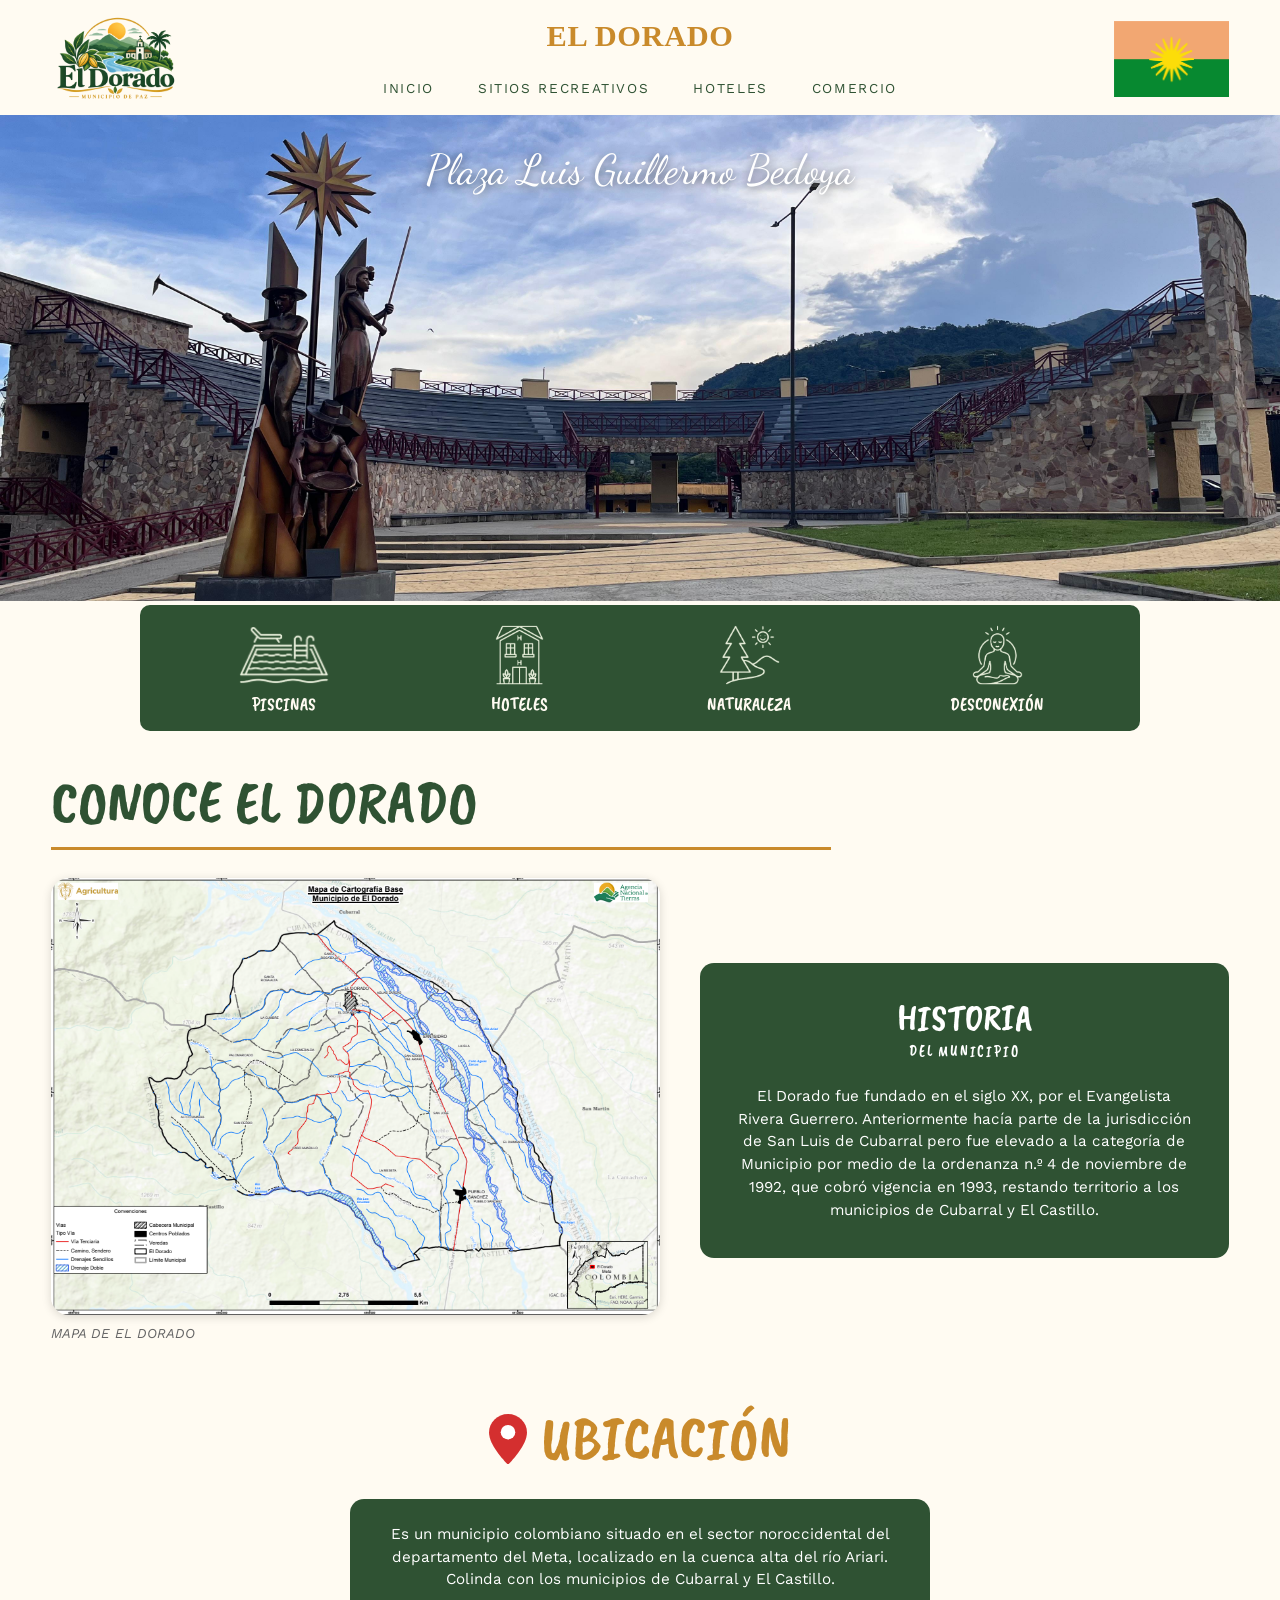
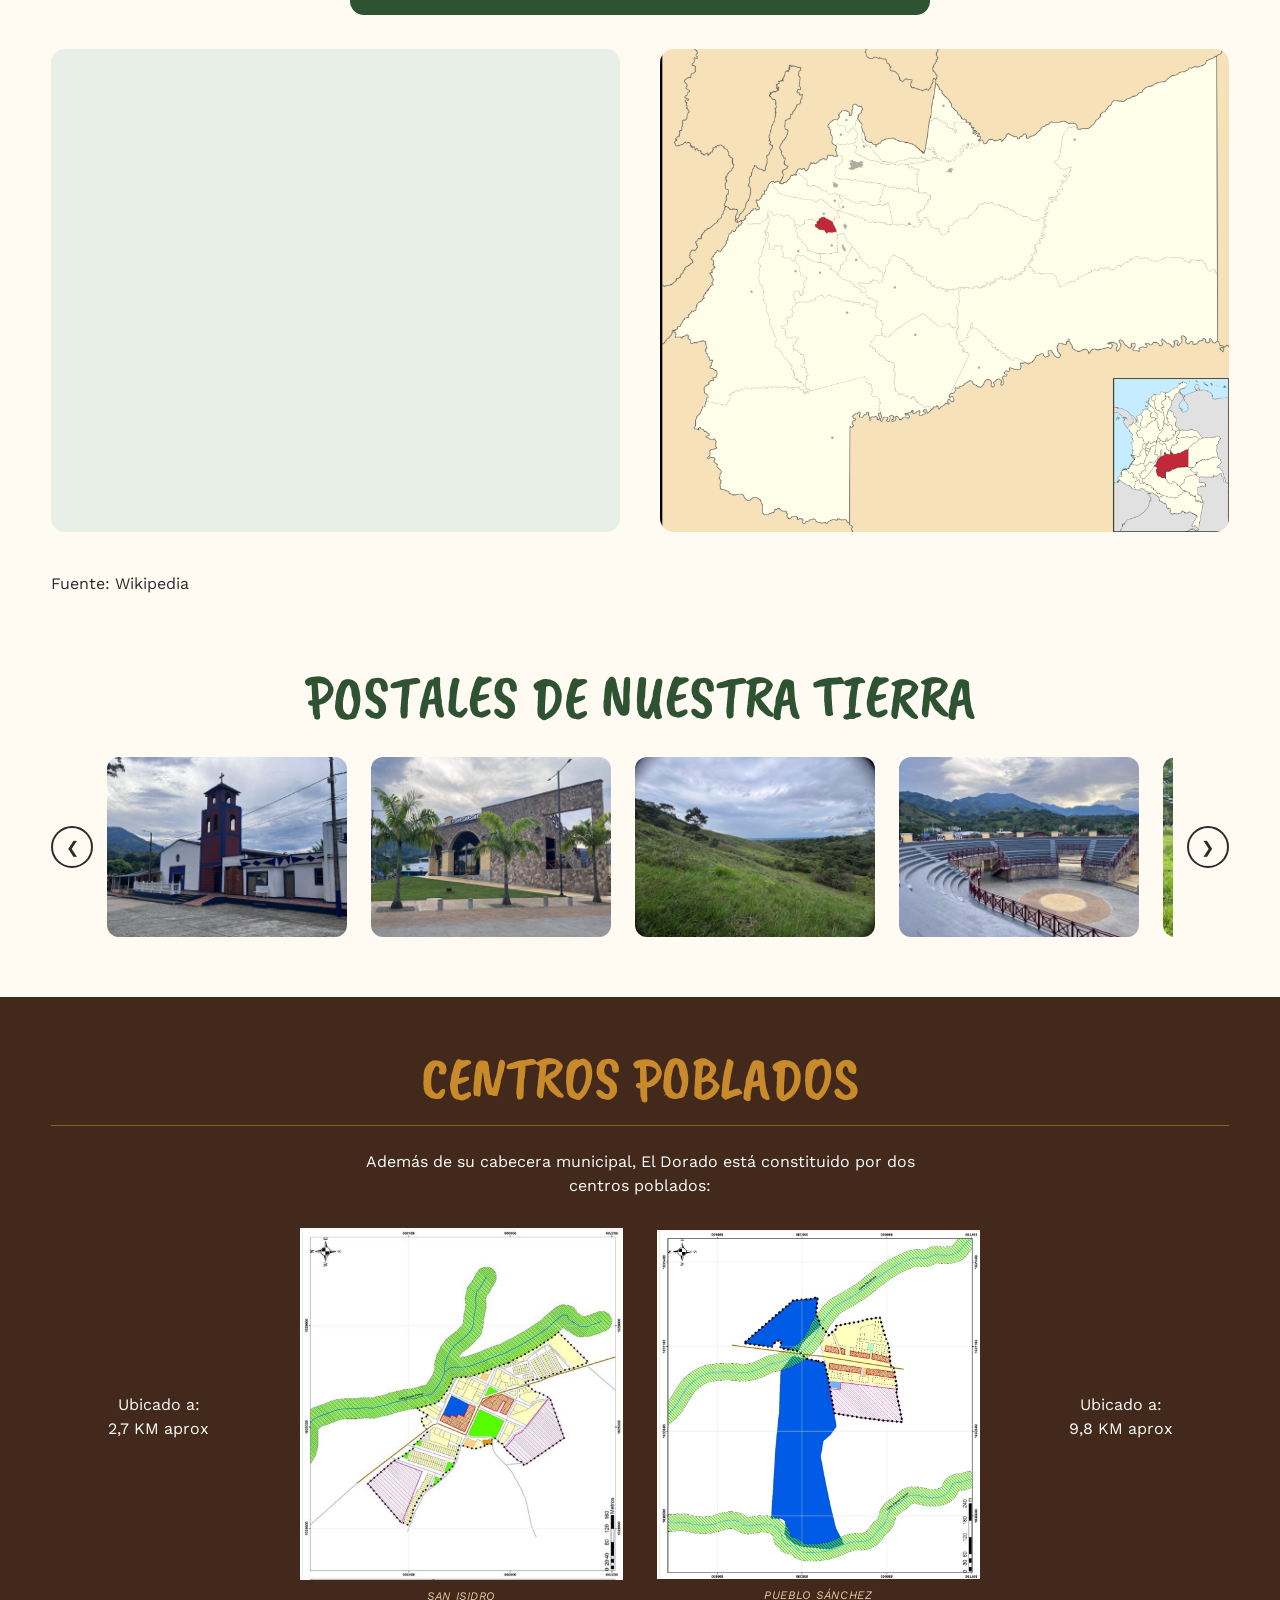
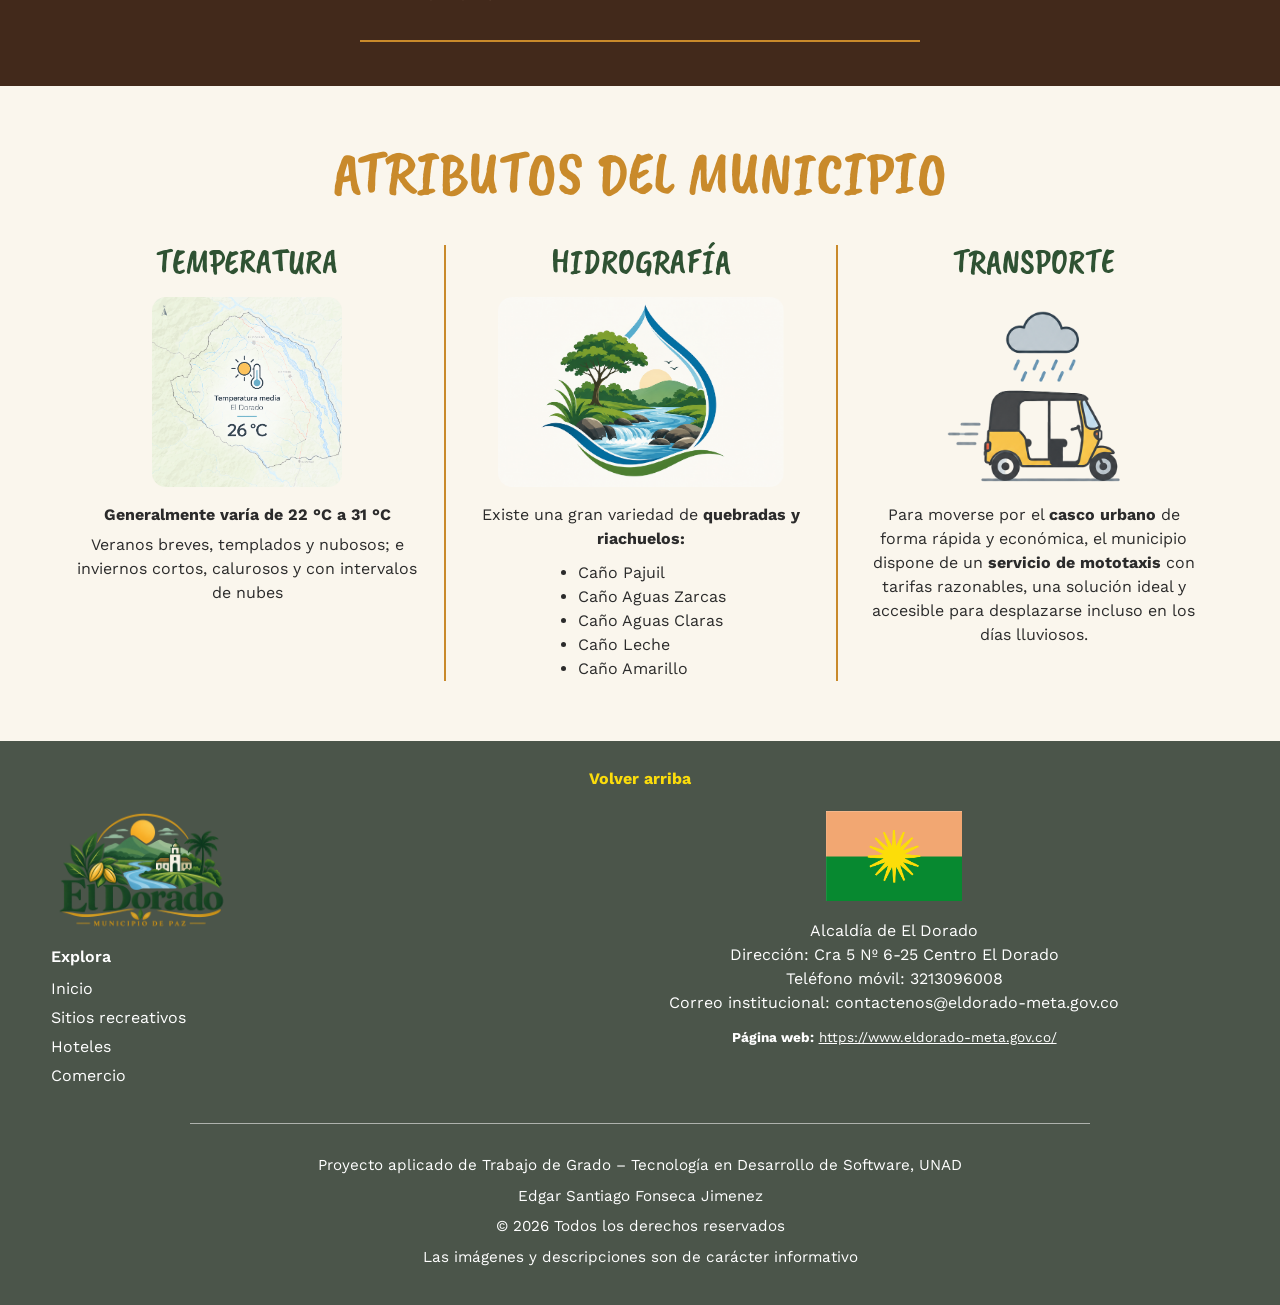
<file: index.html>
<!DOCTYPE html>
<html lang="es">
<head>
  <meta charset="UTF-8">
  <meta name="viewport" content="width=device-width, initial-scale=1">
  <title>El Dorado, Meta | Turismo</title>
  <meta name="description" content="Portal de turismo de El Dorado, Meta: sitios recreativos, hoteles, comercio y naturaleza.">
  <link rel="icon" href="imagenes/logo.png" type="image/x-icon">
  <!-- Fuentes de Google -->
  <link href="https://fonts.googleapis.com/css2?family=Caveat+Brush&family=Dancing+Script:wght@500&family=Work+Sans:wght@400;500;600&display=swap" rel="stylesheet">

  <link rel="stylesheet" href="estilos.css">
</head>
<body id="inicio">

  <!-- ===== ENCABEZADO ===== -->
  <header class="encabezado">
    <img class="encabezado-logo" src="imagenes/logo.png" alt="Logo de El Dorado, Municipio de Paz">

    <div class="encabezado-centro">
      <p class="titulo-sitio">EL DORADO</p>
      <nav class="menu" aria-label="Navegación principal">
        <a href="index.html">Inicio</a>
        <a href="sitios.html">Sitios recreativos</a>
        <a href="hoteles.html">Hoteles</a>
        <a href="comercio.html">Comercio</a>
      </nav>
    </div>

    <img class="encabezado-bandera" src="imagenes/banderaDorado.png" alt="Bandera de El Dorado, Meta">
  </header>

  <main>

    <!-- ===== PORTADA ===== -->
    <section class="hero">
      <img src="imagenes/hero2.jpeg" alt="Plaza centralde El Dorado">
      <p class="hero-frase">Plaza Luis Guillermo Bedoya</p>
    </section>

    <!-- Barra de categorías (cambia los enlaces cuando existan esas páginas) -->
    <section class="categorias" aria-label="Qué encontrarás">
      <a href="sitios.html">
        <img src="imagenes/iconosIndex/iconoPiscina.png" alt="Ícono de piscina">
        <span>Piscinas</span>
      </a>
      <a href="hoteles.html">
        <img src="imagenes/iconosIndex/iconoHotel.png" alt="Ícono de hoteles">
        <span>Hoteles</span>
      </a>
      <a href="sitios.html">
        <img src="imagenes/iconosIndex/iconoNaturaleza.png" alt="Ícono de naturaleza">
        <span>Naturaleza</span>
      </a>
      <a href="sitios.html">
        <img src="imagenes/iconosIndex/iconoCalma.png" alt="Ícono de desconexión">
        <span>Desconexión</span>
      </a>
    </section>

    <!-- ===== CONOCE EL DORADO ===== -->
    <section class="conoce contenedor">
      <h2 class="titulo-linea">Conoce El Dorado</h2>

      <div class="conoce-grid">
        <figure class="mapa">
          <img src="imagenes/mapas/mapaDorado.png" alt="Mapa de cartografía base del municipio de El Dorado">
          <figcaption>MAPA DE EL DORADO</figcaption>
        </figure>

        <article class="tarjeta-verde">
          <h3>Historia</h3>
          <p class="subtitulo">del municipio</p>
          <p>El Dorado fue fundado en el siglo XX, por el Evangelista Rivera Guerrero. Anteriormente hacía parte de la jurisdicción de San Luis de Cubarral pero fue elevado a la categoría de Municipio por medio de la ordenanza n.º 4 de noviembre de 1992, que cobró vigencia en 1993, restando territorio a los municipios de Cubarral y El Castillo.</p>
        </article>
      </div>
    </section>

    <!-- ===== UBICACIÓN ===== -->
    <section class="ubicacion contenedor">
      <h2 class="titulo-dorado titulo-con-icono">
        <svg class="icono-pin" viewBox="0 0 24 32" aria-hidden="true">
          <path d="M12 0C5.4 0 0 5.2 0 11.7 0 20.5 12 32 12 32s12-11.5 12-20.3C24 5.2 18.6 0 12 0z" fill="#d42f2f"/>
          <circle cx="12" cy="11.5" r="4.6" fill="#fff"/>
        </svg>
        Ubicación
      </h2>

      <p class="tarjeta-verde tarjeta-centrada">Es un municipio colombiano situado en el sector noroccidental del departamento del Meta, localizado en la cuenca alta del río Ariari. Colinda con los municipios de Cubarral y El Castillo.</p>

      <div class="ubicacion-grid">
         <iframe class="mapa-google" src="https://www.google.com/maps?q=3.73924,-73.83489&z=13&output=embed" loading="lazy" title="Ubicación de El Dorado, Meta"></iframe>

         <img class="mapa-localizacion" src="imagenes/mapas/ubicacionMeta.png" alt="Ubicación de El Dorado dentro del departamento del Meta">
         <figcaption>Fuente: Wikipedia</figcaption>
      </div>
    </section>

    <!-- ===== POSTALES ===== -->
    <section class="postales contenedor">
      <h2 class="titulo-verde">Postales de nuestra tierra</h2>

      <div class="carrusel">
        <button class="carrusel-boton carrusel-anterior" aria-label="Foto anterior">&#10094;</button>

        <div class="carrusel-pista">
          <img src="imagenes/postales1/postal1.jpeg" alt="Postal de El Dorado 1" loading="lazy">
          <img src="imagenes/postales1/postal2.jpeg" alt="Postal de El Dorado 2" loading="lazy">
          <img src="imagenes/postales1/postal3.jpeg" alt="Postal de El Dorado 3" loading="lazy">
          <img src="imagenes/postales1/postal4.jpeg" alt="Postal de El Dorado 4" loading="lazy">
          <img src="imagenes/postales1/postal5.jpeg" alt="Postal de El Dorado 5" loading="lazy">
          <img src="imagenes/postales1/postal6.jpeg" alt="Postal de El Dorado 6" loading="lazy">
          <img src="imagenes/postales1/postal7.jpeg" alt="Postal de El Dorado 7" loading="lazy">
          <img src="imagenes/postales1/postal8.jpeg" alt="Postal de El Dorado 8" loading="lazy">
          <img src="imagenes/postales1/postal9.jpeg" alt="Postal de El Dorado 9" loading="lazy">
          <img src="imagenes/postales1/postal10.jpeg" alt="Postal de El Dorado 10" loading="lazy">  
          <img src="imagenes/postales1/postal11.jpeg" alt="Postal de El Dorado 11" loading="lazy">
          <img src="imagenes/postales1/postal12.jpeg" alt="Postal de El Dorado 12" loading="lazy">
           
        </div>

        <button class="carrusel-boton carrusel-siguiente" aria-label="Foto siguiente">&#10095;</button>
      </div>
    </section>

    <!-- ===== CENTROS POBLADOS ===== -->
    <section class="centros">
      <div class="contenedor">
        <h2 class="titulo-dorado titulo-con-linea-fina">Centros poblados</h2>
        <p class="centros-intro">Además de su cabecera municipal, El Dorado está constituido por dos centros poblados:</p>

        <div class="centros-grid">
          <p class="centros-distancia">Ubicado a:<br>2,7 KM aprox</p>

          <figure>
            <img src="imagenes/mapas/sanIsidro.png" alt="Plano del centro poblado San Isidro">
            <figcaption>SAN ISIDRO</figcaption>
          </figure>

          <figure>
            <img src="imagenes/mapas/puebloSanchez.png" alt="Plano del centro poblado Pueblo Sánchez">
            <figcaption>PUEBLO SÁNCHEZ</figcaption>
          </figure>

          <p class="centros-distancia">Ubicado a:<br>9,8 KM aprox</p>
        </div>

        <hr class="linea-dorada">
      </div>
    </section>

    <!-- ===== ATRIBUTOS ===== -->
    <section class="atributos">
      <div class="contenedor">
        <h2 class="titulo-dorado">Atributos del municipio</h2>

        <div class="atributos-grid">
          <article class="atributo">
            <h3>Temperatura</h3>
            <img src="imagenes/atributos/temperatura.png" alt="Temperatura media de El Dorado: 26 °C">
            <p><strong>Generalmente varía de 22 °C a 31 °C</strong></p>
            <p>Veranos breves, templados y nubosos; e inviernos cortos, calurosos y con intervalos de nubes</p>
          </article>

          <article class="atributo">
            <h3>Hidrografía</h3>
            <img src="imagenes/atributos/quebradas2.png" alt="Ilustración de quebradas y riachuelos">
            <p>Existe una gran variedad de <strong>quebradas y riachuelos:</strong></p>
            <ul>
              <li>Caño Pajuil</li>
              <li>Caño Aguas Zarcas</li>
              <li>Caño Aguas Claras</li>
              <li>Caño Leche</li>
              <li>Caño Amarillo</li>
            </ul>
          </article>

          <article class="atributo">
            <h3>Transporte</h3>
            <img src="imagenes/atributos/transporte.png" alt="Mototaxi bajo la lluvia">
            <p>Para moverse por el <strong>casco urbano</strong> de forma rápida y económica, el municipio dispone de un <strong>servicio de mototaxis</strong> con tarifas razonables, una solución ideal y accesible para desplazarse incluso en los días lluviosos.</p>
          </article>
        </div>
      </div>
    </section>

  </main>

  <!-- ===== PIE DE PÁGINA ===== -->
  <footer class="pie">
    <a class="pie-arriba" href="#inicio">Volver arriba</a>

    <div class="pie-grid contenedor">
      <div class="pie-izquierda">
        <img class="pie-logo" src="imagenes/logo.png" alt="Logo de El Dorado">
        <nav aria-label="Enlaces del pie de página">
          <p class="pie-titulo">Explora</p>
          <a href="index.html">Inicio</a>
          <a href="sitios.html">Sitios recreativos</a>
          <a href="hoteles.html">Hoteles</a>
          <a href="comercio.html">Comercio</a>
        </nav>
      </div>

      <div class="pie-derecha">
        <img class="pie-bandera" src="imagenes/banderaDorado.png" alt="Bandera de El Dorado">
        <p>Alcaldía de El Dorado<br>
           Dirección: Cra 5 Nº 6-25 Centro El Dorado<br>
           Teléfono móvil: 3213096008<br>
           Correo institucional: contactenos@eldorado-meta.gov.co</p>
        <p class="pie-web"><strong>Página web:</strong> <a href="https://www.eldorado-meta.gov.co/" target="_blank" rel="noopener">https://www.eldorado-meta.gov.co/</a></p>
      </div>
    </div>

    <div class="pie-creditos">
      <p>Proyecto aplicado de Trabajo de Grado – Tecnología en Desarrollo de Software, UNAD</p>
      <p>Edgar Santiago Fonseca Jimenez</p>
      <p>© 2026 Todos los derechos reservados</p>
      <p>Las imágenes y descripciones son de carácter informativo</p>
    </div>
  </footer>

  <script src="script.js"></script>
</body>
</html>
</file>
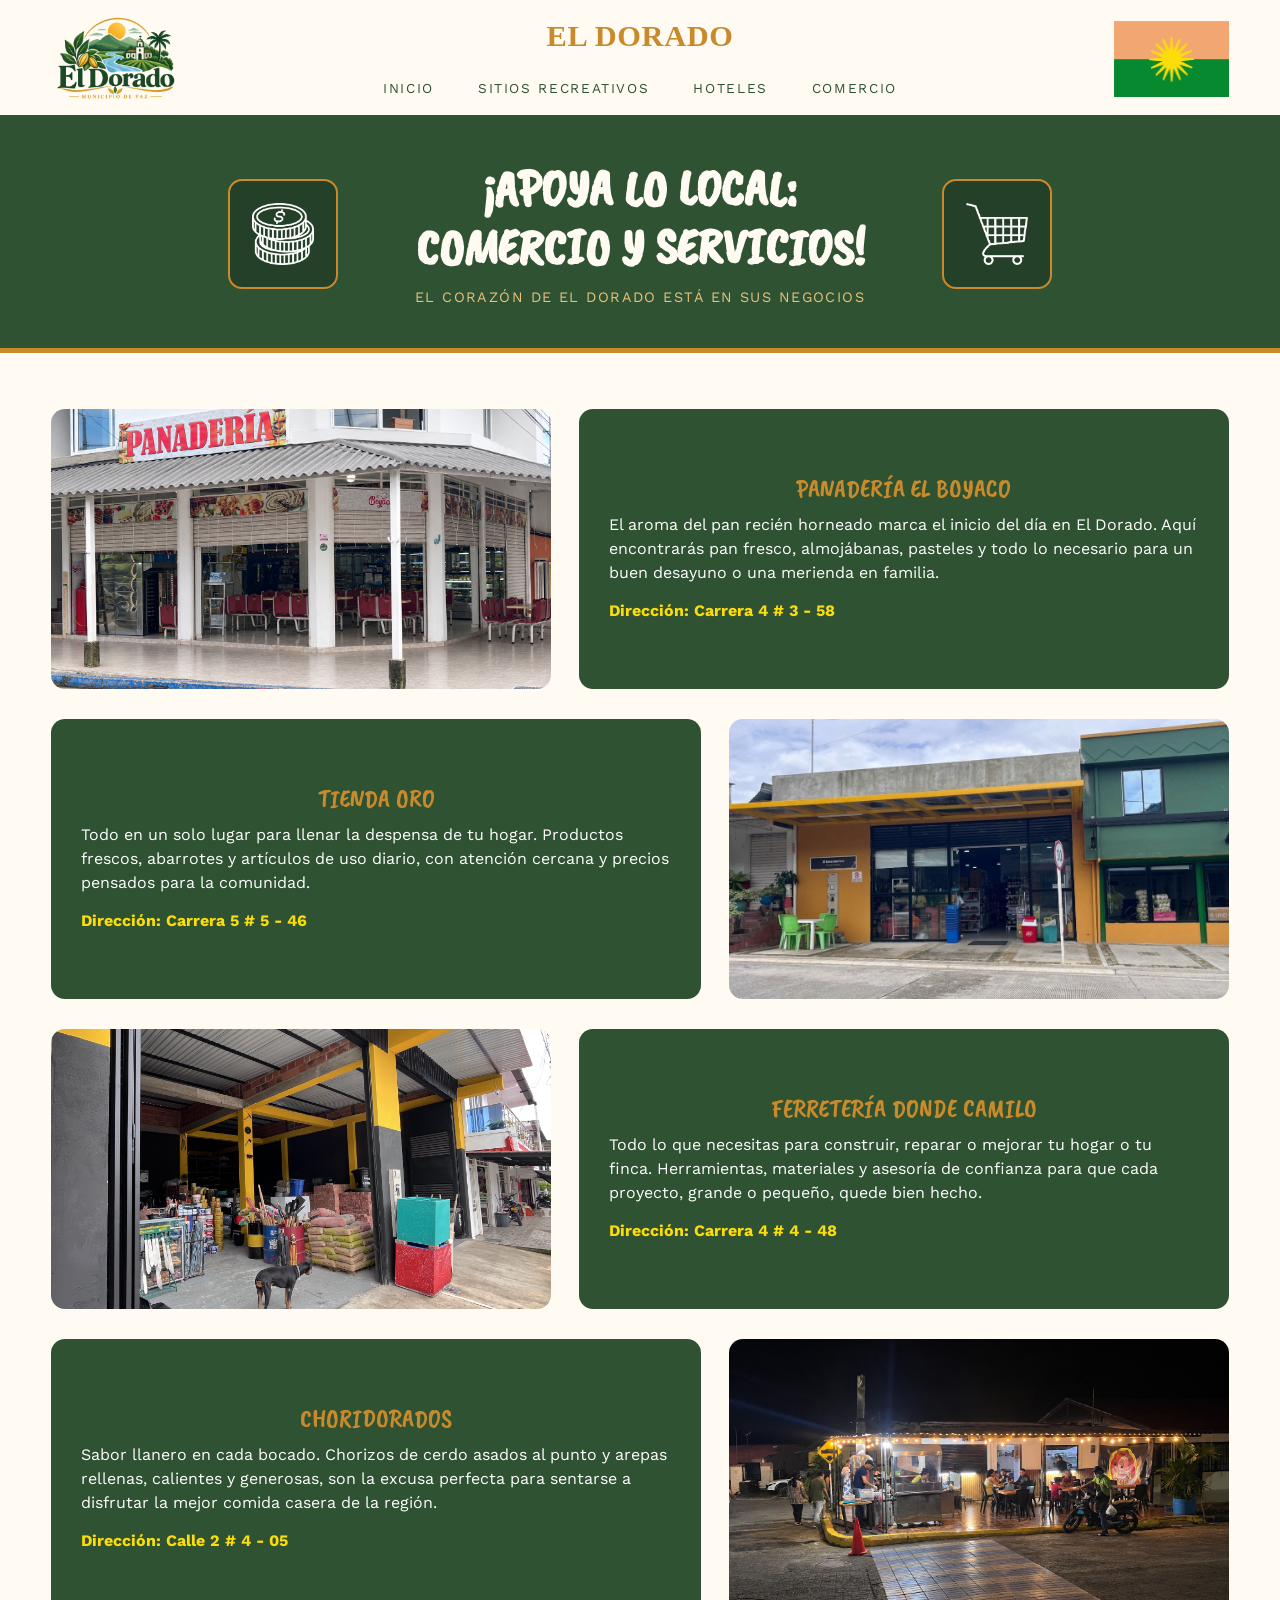
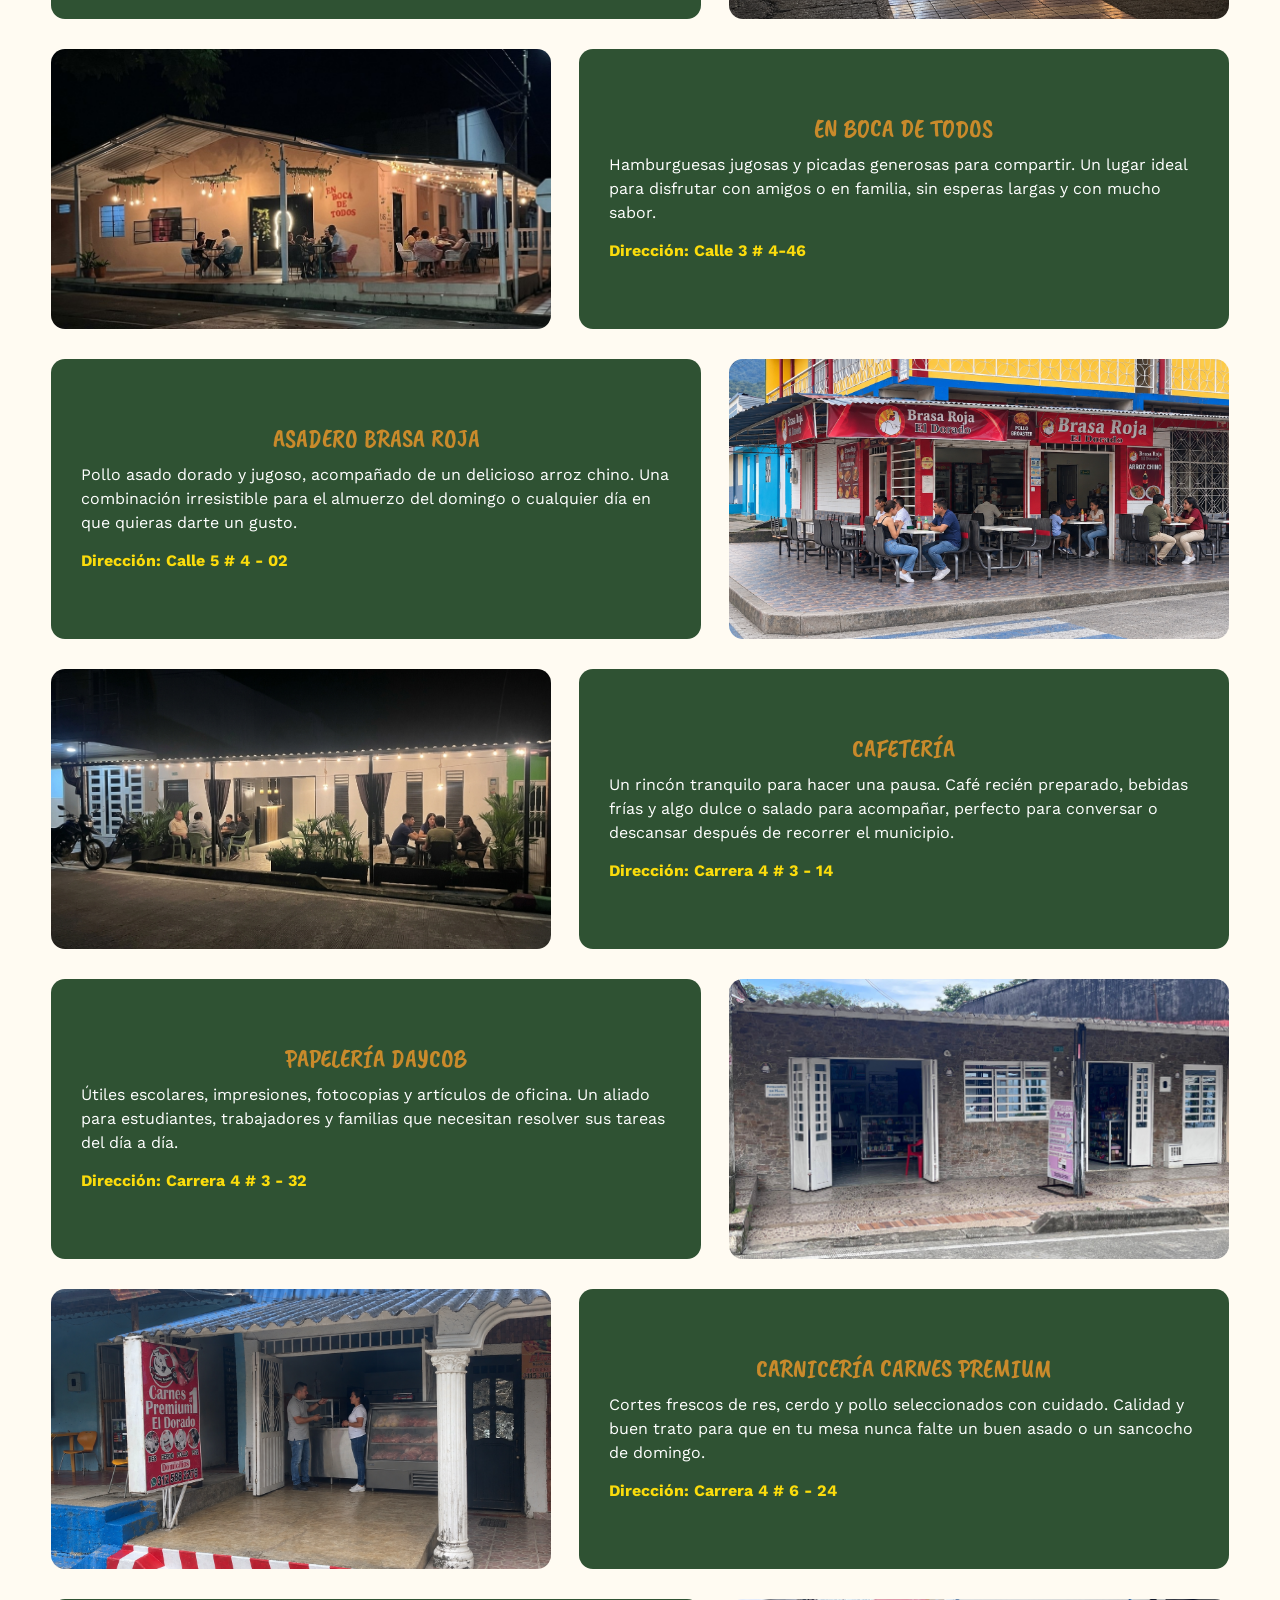
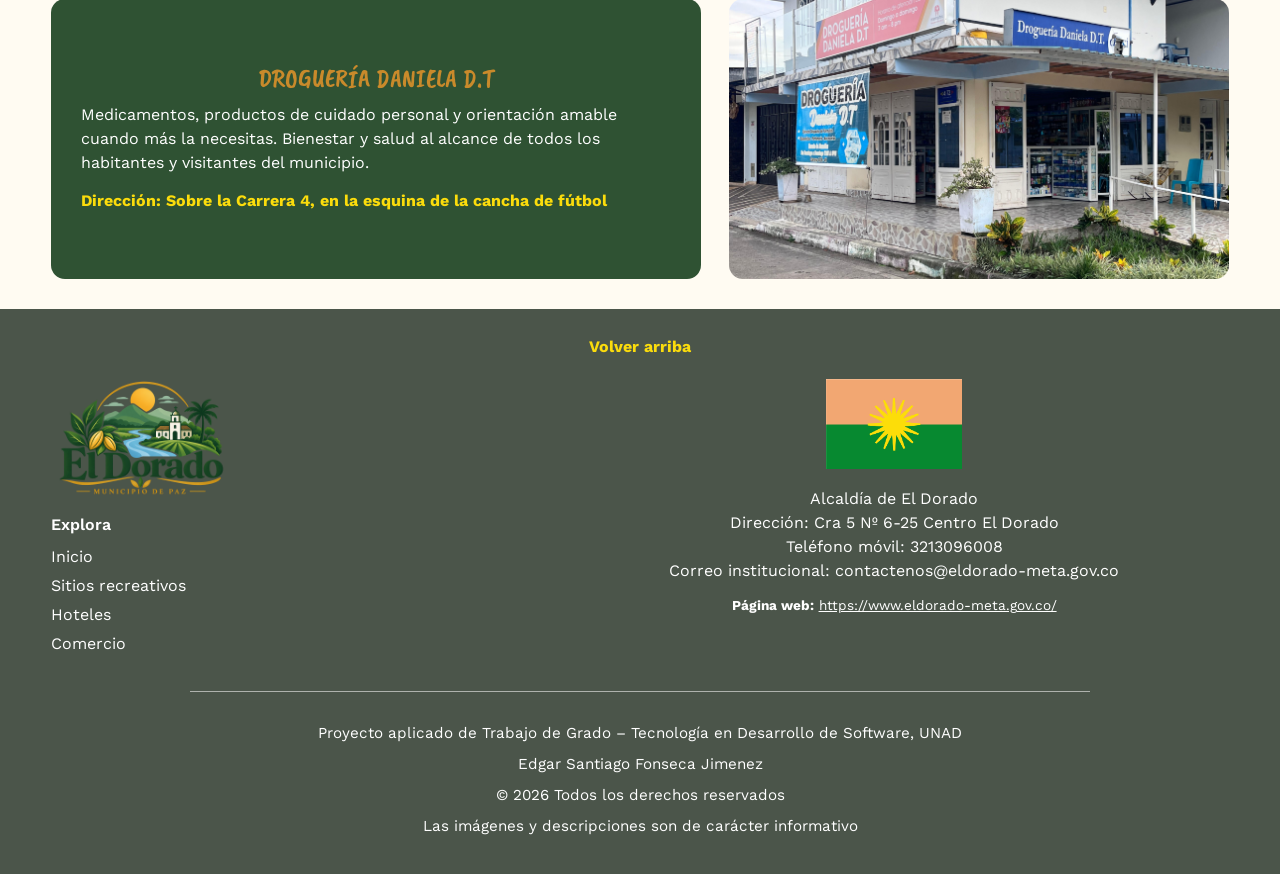
<file: comercio.html>
<!DOCTYPE html>
<html lang="es">
<head>
  <meta charset="UTF-8">
  <meta name="viewport" content="width=device-width, initial-scale=1">
  <title>Comercio - El Dorado, Meta</title>
  <meta name="description" content="Apoya lo local: comercio y servicios de El Dorado, Meta.">

  <link rel="preconnect" href="https://fonts.googleapis.com">
  <link rel="preconnect" href="https://fonts.gstatic.com" crossorigin>
  <link href="https://fonts.googleapis.com/css2?family=Caveat+Brush&family=Dancing+Script:wght@500&family=Work+Sans:wght@400;500;600&display=swap" rel="stylesheet">

  <link rel="stylesheet" href="estilos.css">
</head>
<body id="inicio">

  <!-- ===== ENCABEZADO (igual que en todas las páginas) ===== -->
  <header class="encabezado">
    <img class="encabezado-logo" src="imagenes/logo.png" alt="Logo de El Dorado, Municipio de Paz">

    <div class="encabezado-centro">
      <p class="titulo-sitio">EL DORADO</p>
      <nav class="menu" aria-label="Navegación principal">
        <a href="index.html">Inicio</a>
        <a href="sitios.html">Sitios recreativos</a>
        <a href="hoteles.html">Hoteles</a>
        <a href="comercio.html">Comercio</a>
      </nav>
    </div>

    <img class="encabezado-bandera" src="imagenes/banderaDorado.png" alt="Bandera de El Dorado, Meta">
  </header>

  <main>

    <!-- ===== INTRO: título + 2 íconos ===== -->
    <section class="intro-banda">
      <div class="intro-seccion contenedor">
        <img class="intro-icono" src="imagenes/iconosHead/iconoComercio1.png" alt="">
        <div class="intro-texto">
          <h1 class="intro-titulo">¡Apoya lo local:<br>comercio y servicios!</h1>
          <p class="intro-subtitulo">El corazón de El Dorado está en sus negocios</p>
        </div>
        <img class="intro-icono" src="imagenes/iconosHead/iconoComercio2.png" alt="">
      </div>
    </section>

    <!-- ===== NEGOCIOS =====
         Se generan solos desde comercio.js, alternando imagen/texto con
         puro CSS (.negocio:nth-child(even)). Para agregar un negocio
         nuevo, no se toca este HTML: se agrega el bloque en comercio.js. -->
    <section class="contenedor" id="lista-comercio"></section>

  </main>

  <!-- ===== PIE DE PÁGINA (igual que en todas las páginas) ===== -->
  <footer class="pie">
    <a class="pie-arriba" href="#inicio">Volver arriba</a>

    <div class="pie-grid contenedor">
      <div class="pie-izquierda">
        <img class="pie-logo" src="imagenes/logo.png" alt="Logo de El Dorado">
        <nav aria-label="Enlaces del pie de página">
          <p class="pie-titulo">Explora</p>
          <a href="index.html">Inicio</a>
          <a href="sitios.html">Sitios recreativos</a>
          <a href="hoteles.html">Hoteles</a>
          <a href="comercio.html">Comercio</a>
        </nav>
      </div>

      <div class="pie-derecha">
        <img class="pie-bandera" src="imagenes/banderaDorado.png" alt="Bandera de El Dorado">
        <p>Alcaldía de El Dorado<br>
           Dirección: Cra 5 Nº 6-25 Centro El Dorado<br>
           Teléfono móvil: 3213096008<br>
           Correo institucional: contactenos@eldorado-meta.gov.co</p>
        <p class="pie-web"><strong>Página web:</strong> <a href="https://www.eldorado-meta.gov.co/" target="_blank" rel="noopener">https://www.eldorado-meta.gov.co/</a></p>
      </div>
    </div>

    <div class="pie-creditos">
      <p>Proyecto aplicado de Trabajo de Grado – Tecnología en Desarrollo de Software, UNAD</p>
      <p>Edgar Santiago Fonseca Jimenez</p>
      <p>© 2026 Todos los derechos reservados</p>
      <p>Las imágenes y descripciones son de carácter informativo</p>
    </div>
  </footer>

  <!-- Primero los datos, luego el código que los usa, luego el comportamiento general -->
  <script src="comercio.js"></script>
  <script>
    // Genera un bloque por negocio. El orden par/impar para alternar
    // imagen/texto lo resuelve el CSS solo (.negocio:nth-child(even)).
    document.getElementById("lista-comercio").innerHTML = negocios.map(n => `
      <article class="negocio">
        <div class="negocio-imagen">
          <img src="imagenes/comercio/${n.imagen}" alt="${n.nombre}">
        </div>
        <div class="negocio-texto">
          <h3>${n.nombre}</h3>
          <p>${n.descripcion}</p>
          <p class="negocio-direccion">Dirección: ${n.direccion}</p>
        </div>
      </article>`).join("");
  </script>
  <script src="script.js"></script>
</body>
</html>
</file>
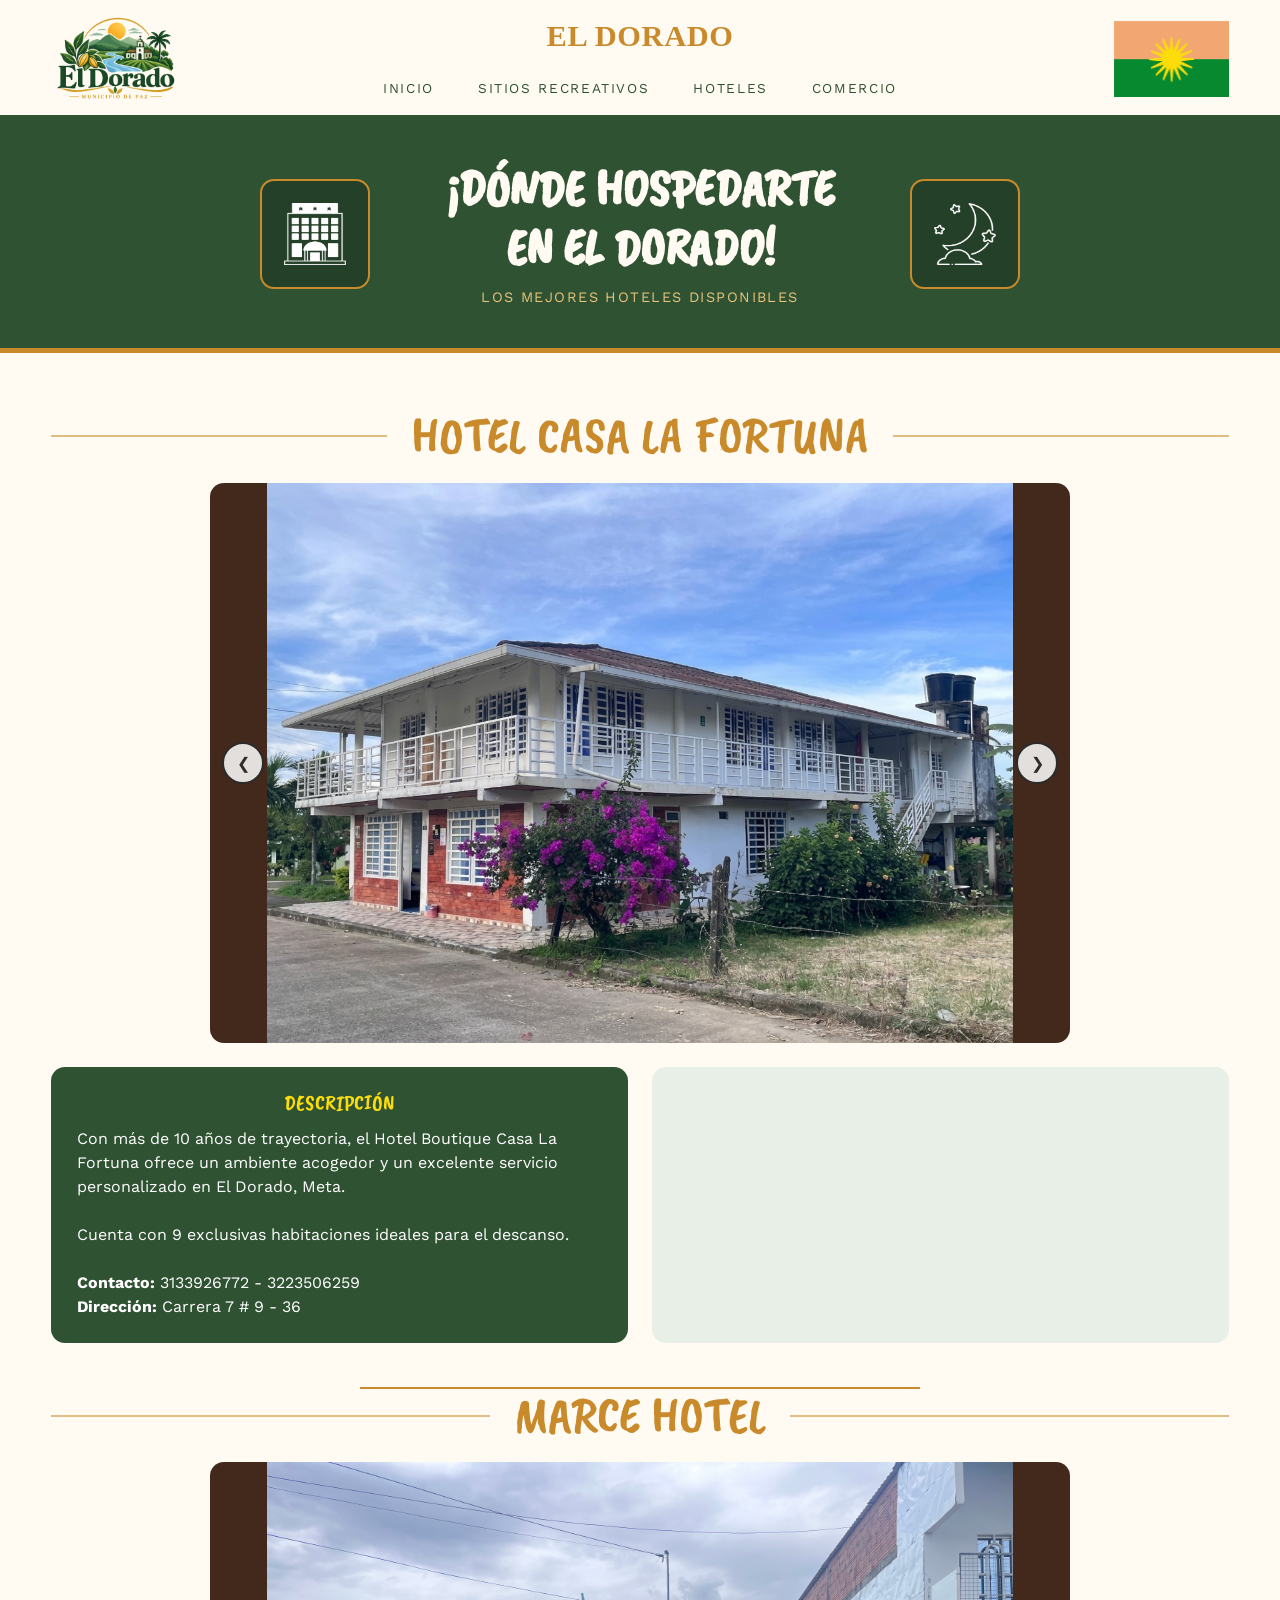
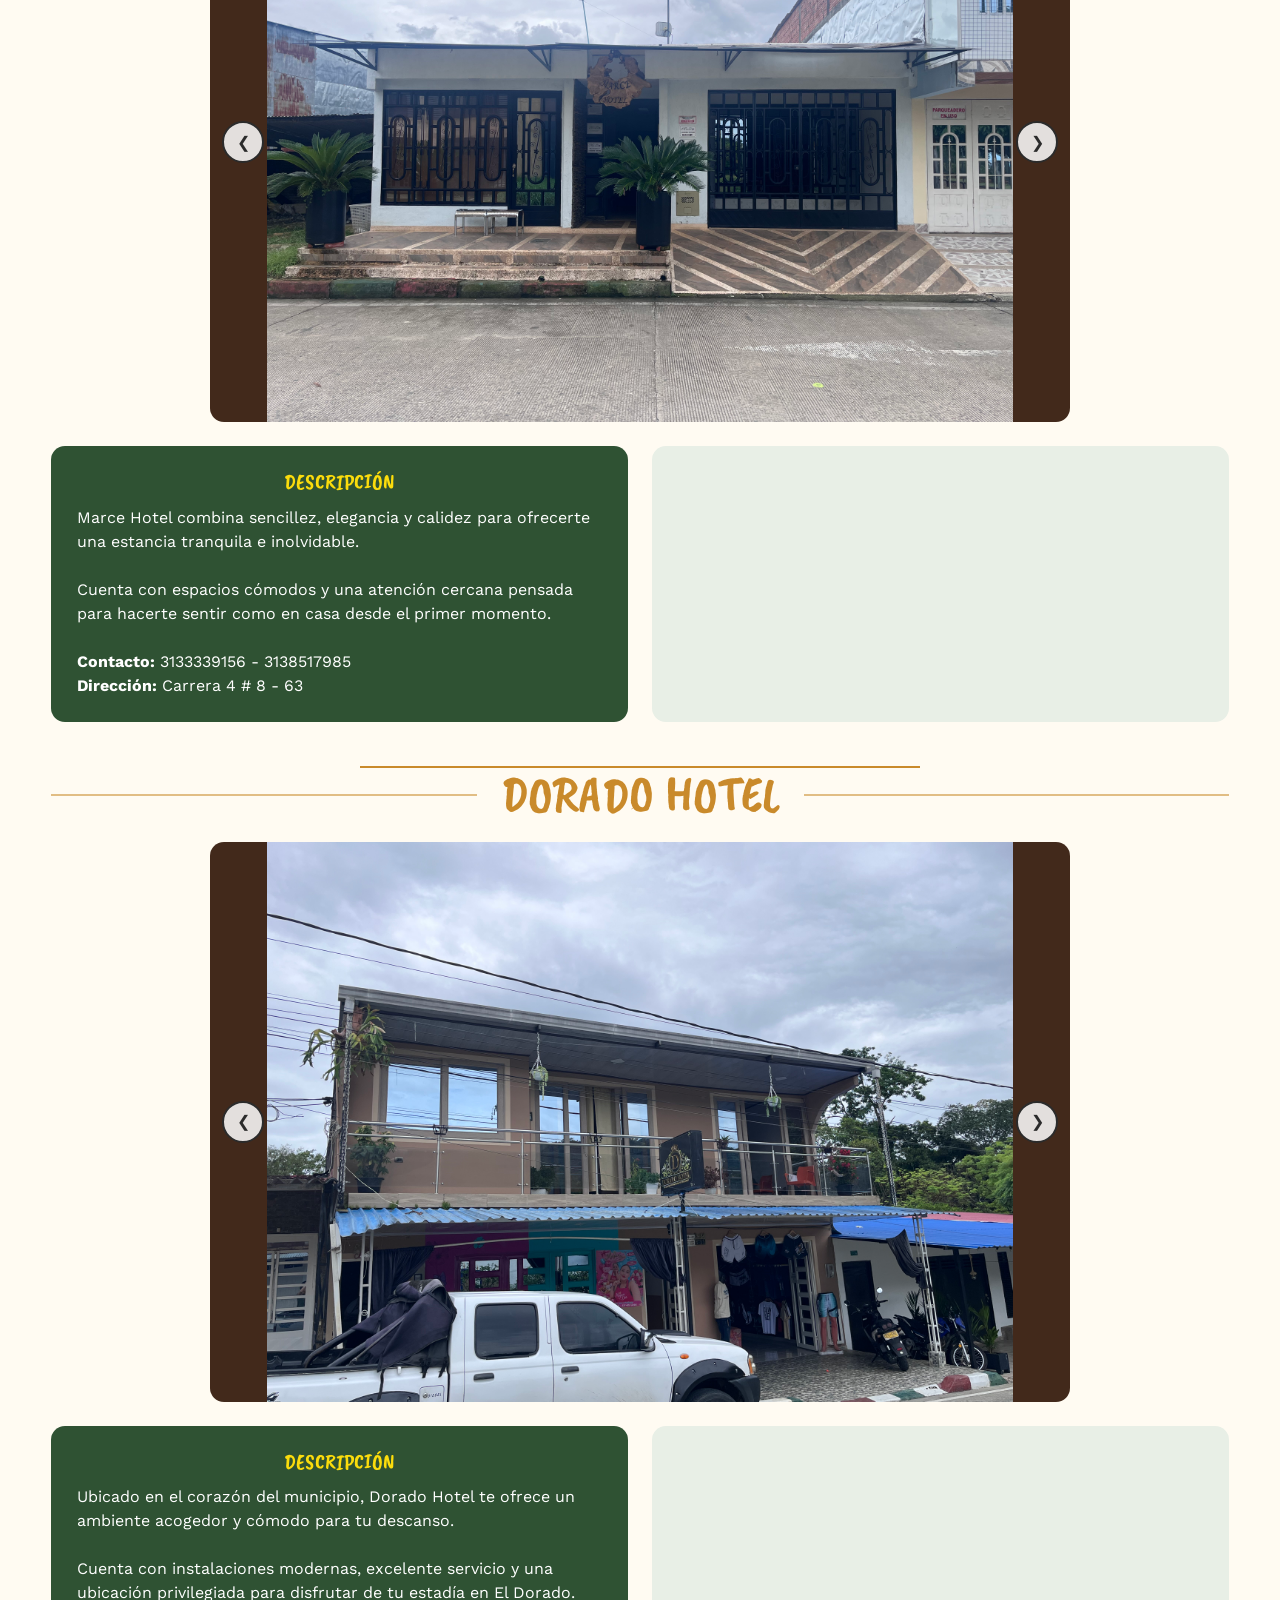
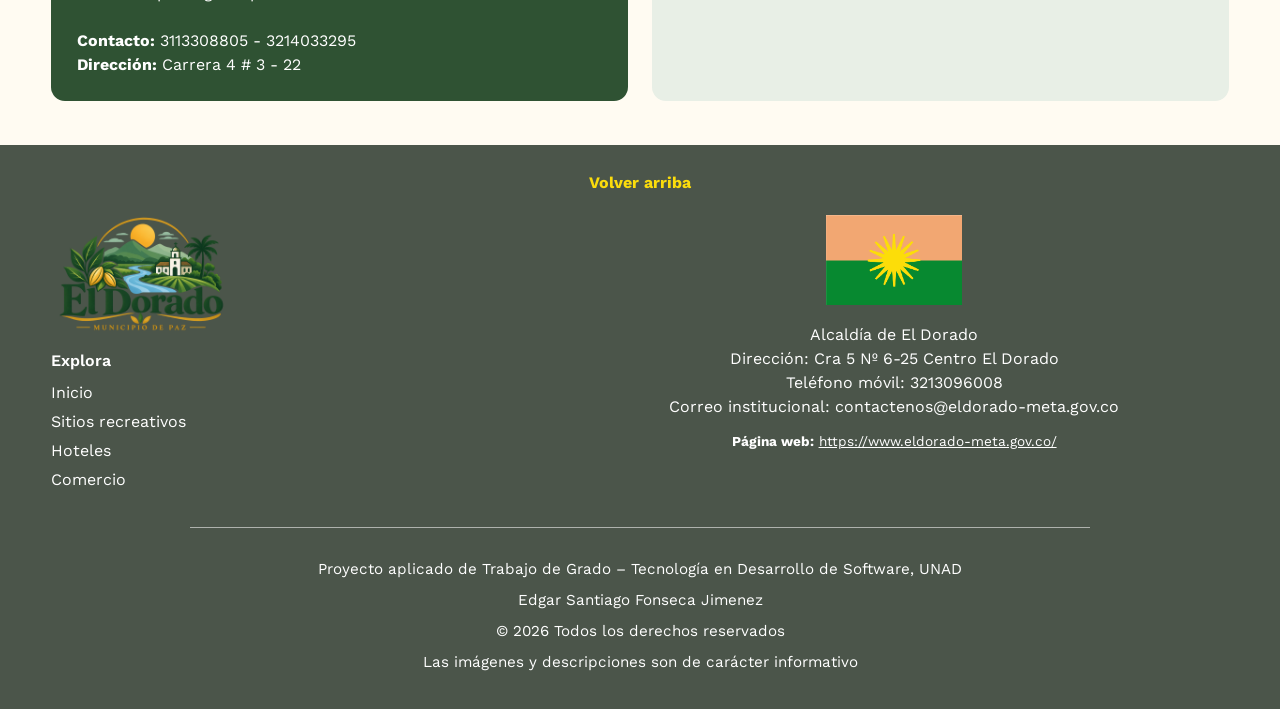
<file: hoteles.html>
<!DOCTYPE html>
<html lang="es">
<head>
  <meta charset="UTF-8">
  <meta name="viewport" content="width=device-width, initial-scale=1">
  <title>Hoteles - El Dorado, Meta</title>
  <meta name="description" content="Dónde hospedarte en El Dorado, Meta: los mejores hoteles disponibles.">

  <link rel="preconnect" href="https://fonts.googleapis.com">
  <link rel="preconnect" href="https://fonts.gstatic.com" crossorigin>
  <link href="https://fonts.googleapis.com/css2?family=Caveat+Brush&family=Dancing+Script:wght@500&family=Work+Sans:wght@400;500;600&display=swap" rel="stylesheet">

  <link rel="stylesheet" href="estilos.css">
</head>
<body id="inicio">

  <!-- ===== ENCABEZADO (igual que en todas las páginas) ===== -->
  <header class="encabezado">
    <img class="encabezado-logo" src="imagenes/logo.png" alt="Logo de El Dorado, Municipio de Paz">

    <div class="encabezado-centro">
      <p class="titulo-sitio">EL DORADO</p>
      <nav class="menu" aria-label="Navegación principal">
        <a href="index.html">Inicio</a>
        <a href="sitios.html">Sitios recreativos</a>
        <a href="hoteles.html">Hoteles</a>
        <a href="comercio.html">Comercio</a>
      </nav>
    </div>

    <img class="encabezado-bandera" src="imagenes/banderaDorado.png" alt="Bandera de El Dorado, Meta">
  </header>

  <main>

    <!-- ===== INTRO: título + 2 íconos (misma clase que usamos en sitios.html) ===== -->
    <section class="intro-banda">
      <div class="intro-seccion contenedor">
        <img class="intro-icono" src="imagenes/iconosHead/iconoHotel1.png" alt="">
        <div class="intro-texto">
          <h1 class="intro-titulo">¡Dónde hospedarte<br>en El Dorado!</h1>
          <p class="intro-subtitulo">Los mejores hoteles disponibles</p>
        </div>
        <img class="intro-icono" src="imagenes/iconosHead/iconoHotel2.png" alt="">
      </div>
    </section>

    <!-- ===== HOTELES =====
         Se generan solos desde hoteles.js. Para agregar uno nuevo, no se
         toca este HTML: se agrega el bloque en hoteles.js. -->
    <section class="contenedor" id="lista-hoteles"></section>

  </main>

  <!-- ===== PIE DE PÁGINA (igual que en todas las páginas) ===== -->
  <footer class="pie">
    <a class="pie-arriba" href="#inicio">Volver arriba</a>

    <div class="pie-grid contenedor">
      <div class="pie-izquierda">
        <img class="pie-logo" src="imagenes/logo.png" alt="Logo de El Dorado">
        <nav aria-label="Enlaces del pie de página">
          <p class="pie-titulo">Explora</p>
          <a href="index.html">Inicio</a>
          <a href="sitios.html">Sitios recreativos</a>
          <a href="hoteles.html">Hoteles</a>
          <a href="comercio.html">Comercio</a>
        </nav>
      </div>

      <div class="pie-derecha">
        <img class="pie-bandera" src="imagenes/banderaDorado.png" alt="Bandera de El Dorado">
        <p>Alcaldía de El Dorado<br>
           Dirección: Cra 5 Nº 6-25 Centro El Dorado<br>
           Teléfono móvil: 3213096008<br>
           Correo institucional: contactenos@eldorado-meta.gov.co</p>
        <p class="pie-web"><strong>Página web:</strong> <a href="https://www.eldorado-meta.gov.co/" target="_blank" rel="noopener">https://www.eldorado-meta.gov.co/</a></p>
      </div>
    </div>

    <div class="pie-creditos">
      <p>Proyecto aplicado de Trabajo de Grado – Tecnología en Desarrollo de Software, UNAD</p>
      <p>Edgar Santiago Fonseca Jimenez</p>
      <p>© 2026 Todos los derechos reservados</p>
      <p>Las imágenes y descripciones son de carácter informativo</p>
    </div>
  </footer>

  <!-- Primero los datos, luego el código que los usa, luego el comportamiento general -->
  <script src="hoteles.js"></script>
  <script>
    // Genera un bloque por hotel, con su foto, descripción y mapa.
    // index > 0 agrega una línea dorada ANTES del hotel (no antes del primero).
    document.getElementById("lista-hoteles").innerHTML = hoteles.map((h, index) => `
      ${index > 0 ? '<hr class="linea-dorada-hoteles">' : ""}
      <article class="hotel">
        <h2 class="hotel-nombre">${h.nombre}</h2>
        <!-- Galería: usa el mismo carrusel de siempre (script.js lo activa solo).
             Un <img> por cada nombre en h.fotos; i + 1 numera las fotos para el alt. -->
        <div class="carrusel carrusel-hotel">
          <button class="carrusel-boton carrusel-anterior" aria-label="Foto anterior">&#10094;</button>
          <div class="carrusel-pista">
            ${h.fotos.map((foto, i) => `<img src="imagenes/hoteles/${h.carpeta}/${foto}" alt="${h.nombre}, foto ${i + 1}" loading="lazy">`).join("")}
          </div>
          <button class="carrusel-boton carrusel-siguiente" aria-label="Foto siguiente">&#10095;</button>
        </div>
        <div class="hotel-grid">
          <div class="hotel-descripcion">
            <h3>Descripción</h3>
            <p>${h.descripcion}</p>
          </div>
          <div class="hotel-ubicacion">
            <iframe class="mapa-google" src="https://www.google.com/maps?q=${encodeURIComponent(h.mapaQuery)}&z=15&output=embed" loading="lazy" title="Ubicación de ${h.nombre}"></iframe>
          </div>
        </div>
      </article>`).join("");
  </script>
  <script src="script.js"></script>
</body>
</html>
</file>
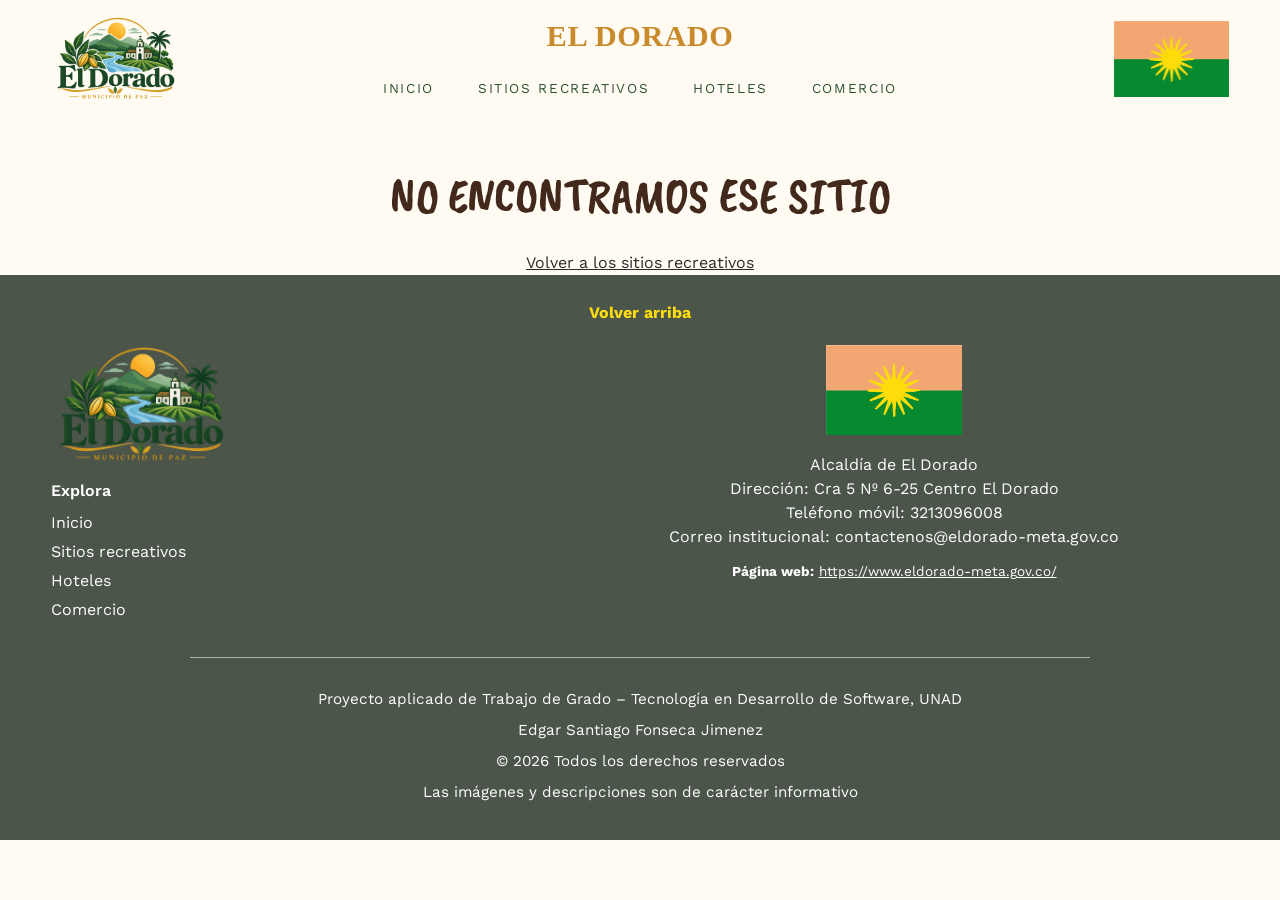
<file: sitio.html>
<!DOCTYPE html>
<html lang="es">
<head>
  <meta charset="UTF-8">
  <meta name="viewport" content="width=device-width, initial-scale=1">
  <title>Sitio recreativo - El Dorado, Meta</title>
  <meta name="description" content="Conoce este sitio recreativo de El Dorado, Meta: fotos, servicios, ubicación y contacto.">
  <link rel="icon" href="imagenes/logo.png" type="image/x-icon">

  <link rel="preconnect" href="https://fonts.googleapis.com">
  <link rel="preconnect" href="https://fonts.gstatic.com" crossorigin>
  <link href="https://fonts.googleapis.com/css2?family=Caveat+Brush&family=Dancing+Script:wght@500&family=Work+Sans:wght@400;500;600&display=swap" rel="stylesheet">

  <link rel="stylesheet" href="estilos.css">
</head>
<body id="inicio">

  <!-- ===== ENCABEZADO (igual que en todas las páginas) ===== -->
  <header class="encabezado">
    <img class="encabezado-logo" src="imagenes/logo.png" alt="Logo de El Dorado, Municipio de Paz">

    <div class="encabezado-centro">
      <p class="titulo-sitio">EL DORADO</p>
      <nav class="menu" aria-label="Navegación principal">
        <a href="index.html">Inicio</a>
        <a href="sitios.html">Sitios recreativos</a>
        <a href="hoteles.html">Hoteles</a>
        <a href="comercio.html">Comercio</a>
      </nav>
    </div>

    <img class="encabezado-bandera" src="imagenes/banderaDorado.png" alt="Bandera de El Dorado, Meta">
  </header>

  <!-- Esta plantilla está vacía: el script de abajo la llena con los datos del sitio elegido -->
  <main id="detalle"></main>

  <!-- ===== PIE DE PÁGINA (igual que en todas las páginas) ===== -->
  <footer class="pie">
    <a class="pie-arriba" href="#inicio">Volver arriba</a>

    <div class="pie-grid contenedor">
      <div class="pie-izquierda">
        <img class="pie-logo" src="imagenes/logo.png" alt="Logo de El Dorado">
        <nav aria-label="Enlaces del pie de página">
          <p class="pie-titulo">Explora</p>
          <a href="index.html">Inicio</a>
          <a href="sitios.html">Sitios recreativos</a>
          <a href="hoteles.html">Hoteles</a>
          <a href="comercio.html">Comercio</a>
        </nav>
      </div>

      <div class="pie-derecha">
        <img class="pie-bandera" src="imagenes/banderaDorado.png" alt="Bandera de El Dorado">
        <p>Alcaldía de El Dorado<br>
           Dirección: Cra 5 Nº 6-25 Centro El Dorado<br>
           Teléfono móvil: 3213096008<br>
           Correo institucional: contactenos@eldorado-meta.gov.co</p>
        <p class="pie-web"><strong>Página web:</strong> <a href="https://www.eldorado-meta.gov.co/" target="_blank" rel="noopener">https://www.eldorado-meta.gov.co/</a></p>
      </div>
    </div>

    <div class="pie-creditos">
      <p>Proyecto aplicado de Trabajo de Grado – Tecnología en Desarrollo de Software, UNAD</p>
      <p>Edgar Santiago Fonseca Jimenez</p>
      <p>© 2026 Todos los derechos reservados</p>
      <p>Las imágenes y descripciones son de carácter informativo</p>
    </div>
  </footer>

  <!-- Primero los datos, luego el código que los usa, luego el comportamiento general -->
  <script src="datos.js"></script>
  <script>
    // La dirección es sitio.html?id=tres-guaduas  ->  aquí leemos "tres-guaduas"
    const id = new URLSearchParams(location.search).get("id");
    // find busca en datos.js el sitio cuyo id coincide
    const s = sitios.find(x => x.id === id);
    const detalle = document.getElementById("detalle");

    if (!s) {
      detalle.innerHTML = `
        <section class="contenedor sitio-bloque">
          <h2 class="titulo-cafe">No encontramos ese sitio</h2>
          <p class="sitio-descripcion"><a href="sitios.html">Volver a los sitios recreativos</a></p>
        </section>`;
    } else {
      document.title = `${s.nombre} - El Dorado, Meta`;
      const wa = s.whatsapp || [];

      detalle.innerHTML = `
        <!-- TÍTULO (misma banda verde de las otras páginas) -->
        <section class="intro-banda">
          <div class="intro-seccion contenedor">
            <img class="intro-icono" src="imagenes/iconosIndex/iconoPiscina.png" alt="">
            <div class="intro-texto">
              <h1 class="intro-titulo">${s.nombreCorto}</h1>
              ${s.subtitulo ? `<p class="sitio-subtitulo">${s.subtitulo}</p>` : ""}
            </div>
            <img class="intro-icono" src="imagenes/iconosIndex/iconoNaturaleza.png" alt="">
          </div>
        </section>

        <!-- CARRUSEL DE FOTOS: un <img> por cada nombre de la lista s.fotos -->
        <section class="contenedor">
          <div class="carrusel carrusel-hotel">
            <button class="carrusel-boton carrusel-anterior" aria-label="Foto anterior">&#10094;</button>
            <div class="carrusel-pista">
              ${s.fotos.map((foto, i) => `<img src="imagenes/sitios/${s.carpeta}/${foto}" alt="${s.nombre}, foto ${i + 1}" loading="lazy">`).join("")}
            </div>
            <button class="carrusel-boton carrusel-siguiente" aria-label="Foto siguiente">&#10095;</button>
          </div>
        </section>

        <!-- DESCRIPCIÓN -->
        <section class="contenedor">
          <p class="sitio-descripcion">${s.descripcion}</p>
        </section>

        <!-- SERVICIOS: una tarjeta por cada elemento de s.servicios (pueden ser 3, 4, 6...) -->
        <section class="contenedor sitio-bloque">
          <h2 class="titulo-cafe">Servicios</h2>
          <div class="servicios-grid">
            ${s.servicios.map(sv => `
              <article class="servicio">
                <h3>${sv.titulo}</h3>
                <div class="servicio-cuerpo">
                  <img src="imagenes/servicios/${sv.icono}" alt="">
                  <p>${sv.texto}</p>
                </div>
              </article>`).join("")}
          </div>
        </section>

        <!-- UBICACIÓN -->
        <section class="contenedor sitio-bloque">
          <h2 class="titulo-cafe">Ubicación</h2>
          <div class="sitio-mapa">
            <iframe class="mapa-google" src="https://www.google.com/maps?q=${encodeURIComponent(s.mapaQuery)}&z=15&output=embed" loading="lazy" title="Ubicación de ${s.nombre}"></iframe>
          </div>
          <p class="sitio-ubicacion-texto">${s.ubicacion}</p>
        </section>

        <!-- CONTACTO: solo aparece lo que el sitio tenga en datos.js -->
        <section class="contenedor sitio-contacto">
          ${wa.length ? `
            <div class="contacto-item">
              <a href="https://wa.me/57${wa[0]}" target="_blank" rel="noopener"><img src="imagenes/iconosRedes/whatsapp.png" alt="WhatsApp"></a>
              ${wa.map(n => `<a href="https://wa.me/57${n}" target="_blank" rel="noopener">+57 ${n}</a>`).join("")}
            </div>` : ""}
          ${s.instagram ? `
            <div class="contacto-item">
              <a href="https://www.instagram.com/${s.instagram}/" target="_blank" rel="noopener"><img src="imagenes/iconosRedes/instagram.png" alt="Instagram"></a>
              <a href="https://www.instagram.com/${s.instagram}/" target="_blank" rel="noopener">@${s.instagram}</a>
            </div>` : ""}
          ${s.facebook ? `
            <div class="contacto-item">
              <a href="${s.facebook}" target="_blank" rel="noopener"><img src="imagenes/iconosRedes/facebook.png" alt="Facebook"></a>
              <a href="${s.facebook}" target="_blank" rel="noopener">Facebook</a>
            </div>` : ""}
            ${s.tiktok ? `
            <div class="contacto-item">
              <a href="https://www.tiktok.com/@${s.tiktok}" target="_blank" rel="noopener"><img src="imagenes/iconosRedes/tiktok.png" alt="TikTok"></a>
              <a href="https://www.tiktok.com/@${s.tiktok}" target="_blank" rel="noopener">@${s.tiktok}</a>
            </div>` : ""}
        </section>`;
    }
  </script>
  <script src="script.js"></script>
</body>
</html>
</file>
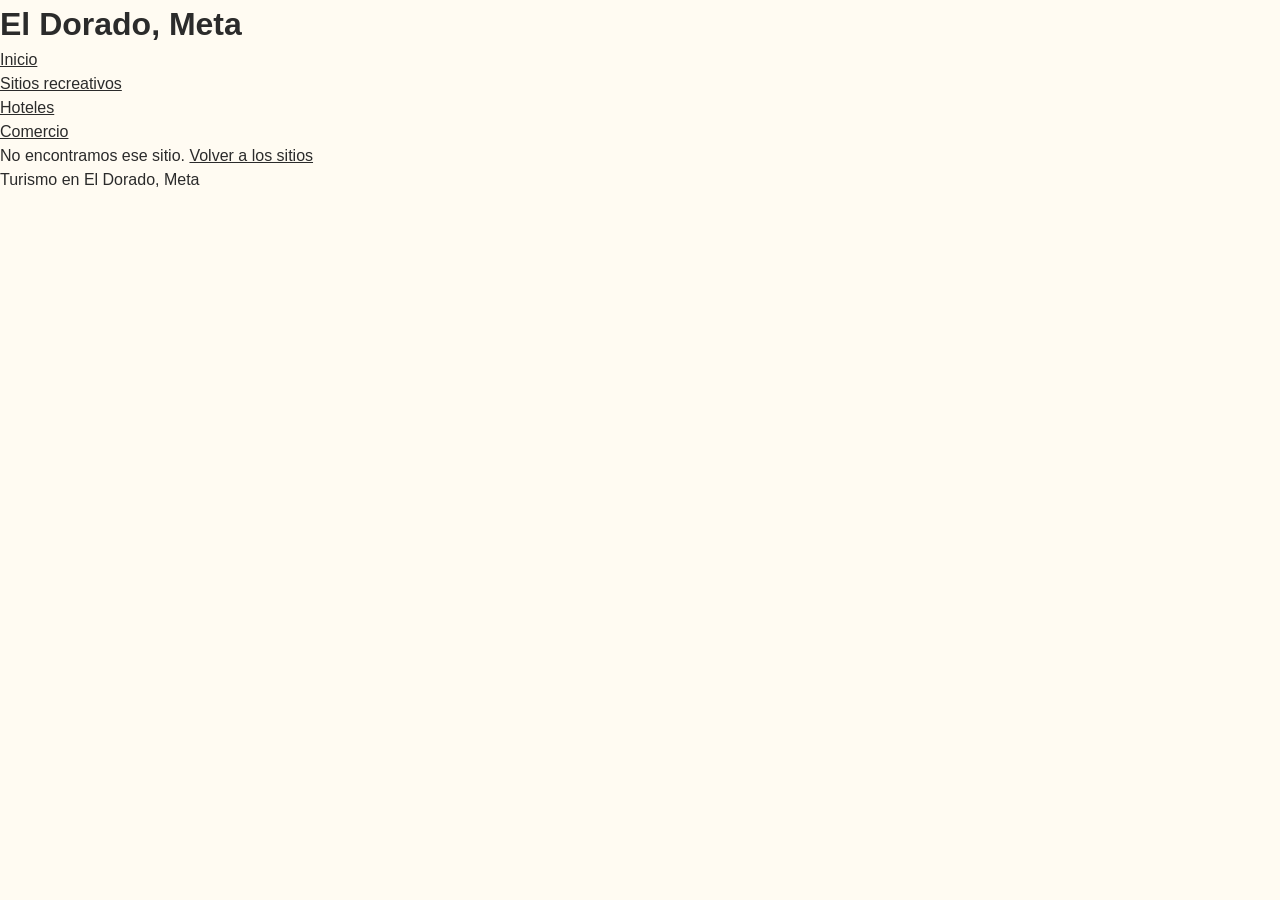
<file: sitio_detalle.html>
<!DOCTYPE html>
<html lang="es">
<head>
  <meta charset="UTF-8">
  <meta name="viewport" content="width=device-width, initial-scale=1.0">
  <title>Sitio recreativo - El Dorado, Meta</title>
  <link rel="icon" href="imagenes/logo.png" type="image/x-icon">
  <link rel="stylesheet" href="estilos.css">
</head>
<body>
  <header>
    <h1>El Dorado, Meta</h1>
    <nav>
      <ul>
        <li><a href="index.html">Inicio</a></li>
        <li><a href="sitios.html">Sitios recreativos</a></li>
        <li><a href="hoteles.html">Hoteles</a></li>
        <li><a href="comercio.html">Comercio</a></li>
      </ul>
    </nav>
  </header>

  <!-- Esta plantilla está vacía: el script la llena según el sitio elegido -->
  <main id="detalle"></main>

  <footer><p>Turismo en El Dorado, Meta</p></footer>

  <script src="datos.js"></script>
  <script>
    // La dirección es sitio.html?id=pipolin -> aquí leemos el "pipolin"
    const id = new URLSearchParams(location.search).get("id");
    // find busca en el arreglo el sitio cuyo id coincide
    const s = sitios.find(x => x.id === id);
    const detalle = document.getElementById("detalle");

    if (!s) {
      detalle.innerHTML = `<p>No encontramos ese sitio. <a href="sitios.html">Volver a los sitios</a></p>`;
    } else {
      document.title = s.nombre + " - El Dorado, Meta";
      detalle.innerHTML = `
        <h2>${s.nombre}</h2>
        ${s.imagen ? `<img src="imagenes/${s.imagen}" alt="${s.nombre}">` : ""}
        <p>${s.descripcion}</p>
        <h3>${s.tituloServicios || "Características y servicios principales"}</h3>
        <ul>${s.servicios.map(x => `<li><strong>${x[0]}:</strong> ${x[1]}</li>`).join("")}</ul>
        <h3>Ubicación y contacto</h3>
        <ul>
          <li>${s.ubicacion}</li>
          <li>Teléfono: ${s.telefonos.map(t => `<a href="tel:${t.replace(/\s/g, "")}">${t}</a>`).join(" / ")}</li>
          ${s.redes ? `<li>${s.redes}</li>` : ""}
        </ul>
        <p><a href="sitios.html">← Volver a los sitios</a></p>`;
    }
  </script>
</body>
</html>
</file>
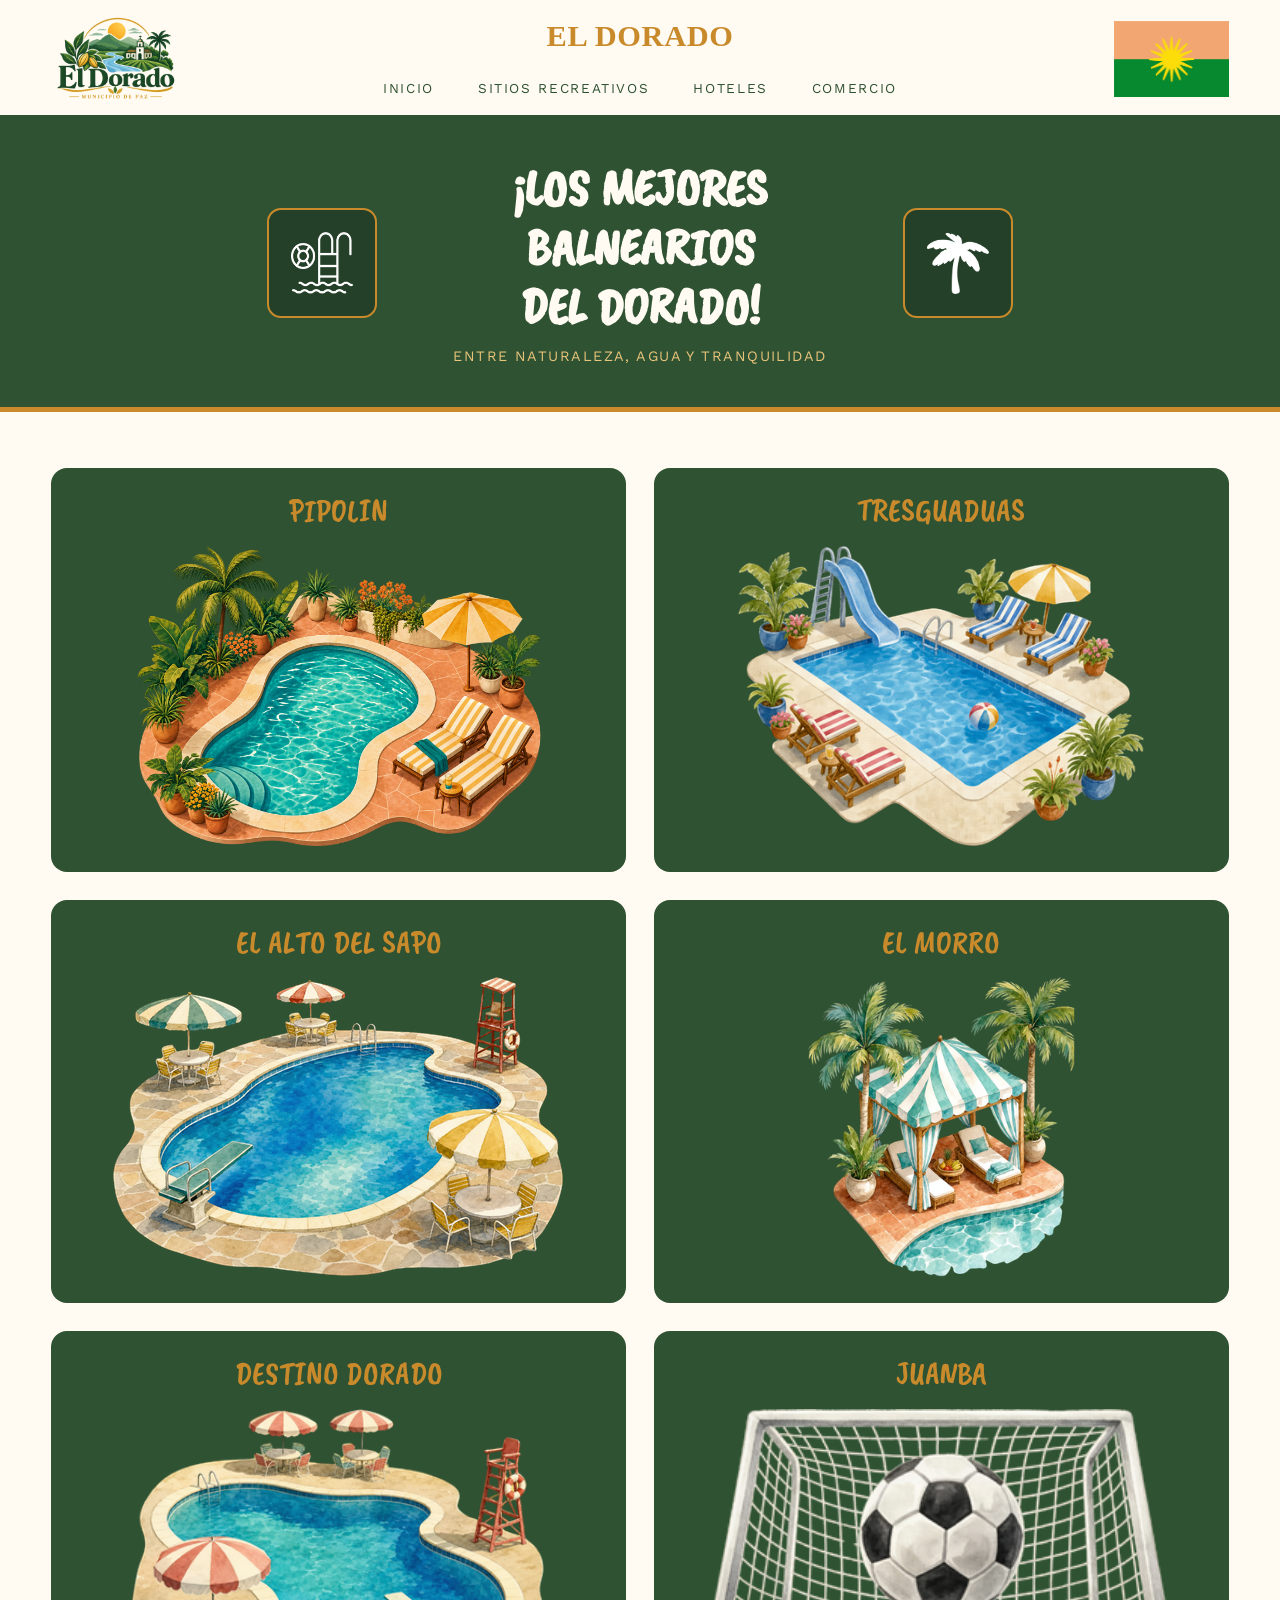
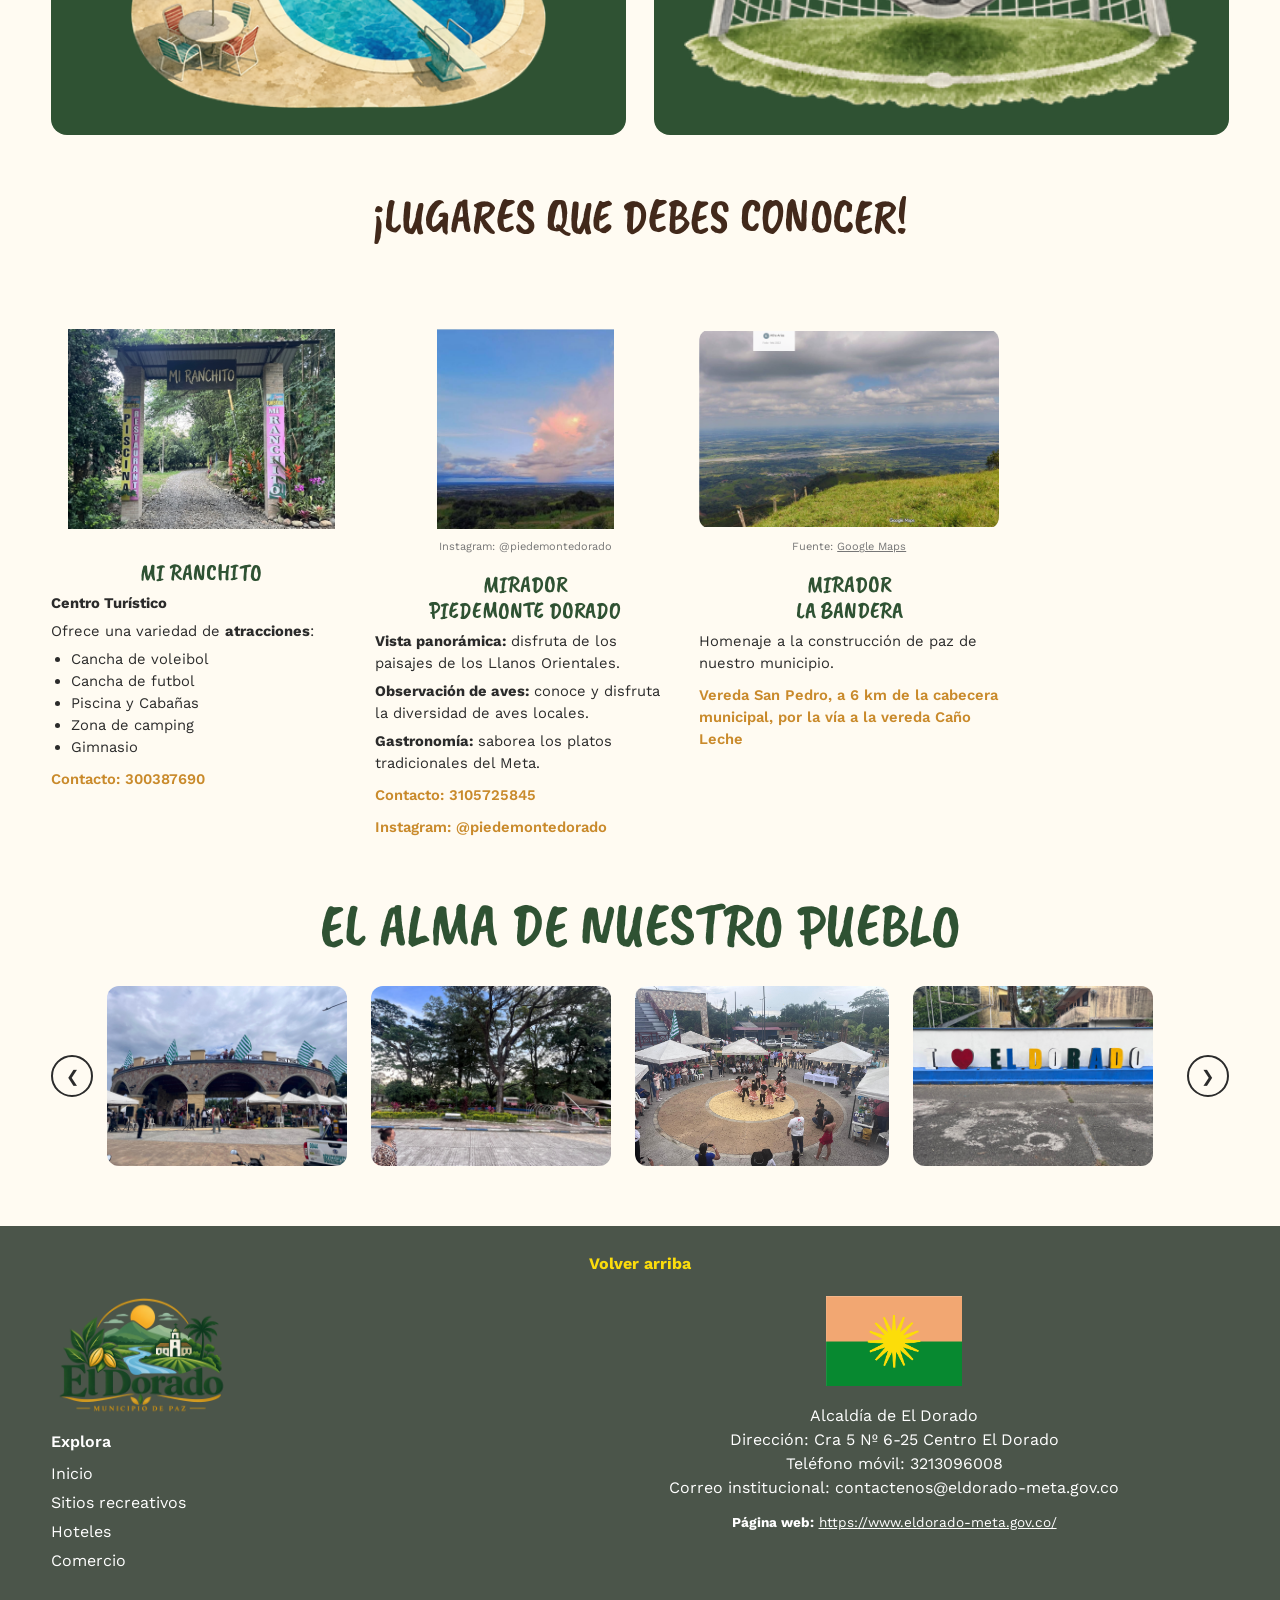
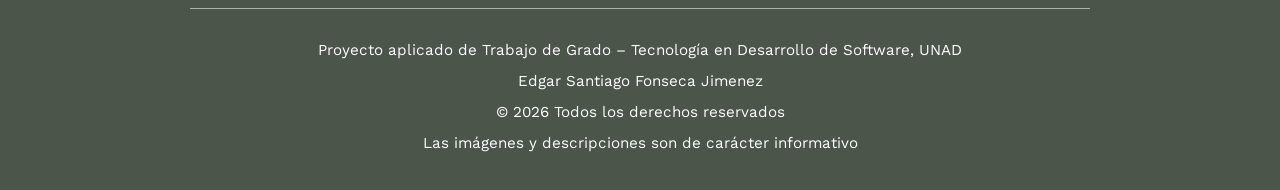
<file: sitios.html>
<!DOCTYPE html>
<html lang="es">
<head>
  <meta charset="UTF-8">
  <meta name="viewport" content="width=device-width, initial-scale=1">
  <title>Sitios recreativos - El Dorado, Meta</title>
  <meta name="description" content="Los mejores balnearios y sitios recreativos de El Dorado, Meta.">

  <link rel="preconnect" href="https://fonts.googleapis.com">
  <link rel="preconnect" href="https://fonts.gstatic.com" crossorigin>
  <link href="https://fonts.googleapis.com/css2?family=Caveat+Brush&family=Dancing+Script:wght@500&family=Work+Sans:wght@400;500;600&display=swap" rel="stylesheet">

  <link rel="stylesheet" href="estilos.css">
</head>
<body id="inicio">

  <!-- ===== ENCABEZADO (igual que en todas las páginas) ===== -->
  <header class="encabezado">
    <img class="encabezado-logo" src="imagenes/logo.png" alt="Logo de El Dorado, Municipio de Paz">

    <div class="encabezado-centro">
      <p class="titulo-sitio">EL DORADO</p>
      <nav class="menu" aria-label="Navegación principal">
        <a href="index.html">Inicio</a>
        <a href="sitios.html">Sitios recreativos</a>
        <a href="hoteles.html">Hoteles</a>
        <a href="comercio.html">Comercio</a>
      </nav>
    </div>

    <img class="encabezado-bandera" src="imagenes/banderaDorado.png" alt="Bandera de El Dorado, Meta">
  </header>

  <main>

    <!-- ===== INTRO: título + 2 íconos (reutiliza los íconos del index) ===== -->
    <section class="intro-banda">
      <div class="intro-seccion contenedor">
        <img class="intro-icono" src="imagenes/iconosHead/iconoPiscina.png" alt="">
        <div class="intro-texto">
          <h1 class="intro-titulo">¡Los mejores<br>balnearios<br>del Dorado!</h1>
          <p class="intro-subtitulo">Entre naturaleza, agua y tranquilidad</p>
        </div>
        <img class="intro-icono" src="imagenes/iconosHead/iconoPalmeras.png" alt="">
      </div>
    </section>

    <!-- ===== TARJETAS DE SITIOS =====
         Se generan solas desde datos.js (ver script al final). Para agregar
         un séptimo sitio, no se toca este HTML: se agrega el bloque en
         datos.js y aquí aparece automáticamente. -->
    <section class="contenedor">
      <div class="tarjetas-sitios" id="lista-sitios"></div>
    </section>

    <!-- ===== LUGARES QUE DEBES CONOCER =====
         Estos 3 no tienen ficha propia (no abren una pantalla de detalle),
         así que van escritos directo aquí en vez de en datos.js. -->
    <section class="lugares contenedor">
      <h2 class="titulo-cafe">¡Lugares que debes conocer!</h2>

      <div class="carrusel">
    

        <div class="carrusel-pista">
          <article class="tarjeta-lugar">
            <img src="imagenes/lugares/miRanchito2.jpeg" alt="Mi Ranchito">
            <h3>Mi Ranchito</h3>
            <p><strong>Centro Turístico</strong></p>
            <p>Ofrece una variedad de <strong>atracciones</strong>:</p>
            <ul>
              <li>Cancha de voleibol</li>
              <li>Cancha de futbol</li>
              <li>Piscina y Cabañas</li>
              <li>Zona de camping</li>
              <li>Gimnasio</li>
            </ul>
            <p class="tarjeta-lugar-contacto">Contacto: 300387690</p>
          </article>

          <article class="tarjeta-lugar">
            <img src="imagenes/lugares/monteDorado.jpeg" alt="Mirador Piedemonte Dorado">
            <span class="credito-imagen">Instagram: @piedemontedorado</span>
            <h3>Mirador<br>Piedemonte Dorado</h3>
            <p><strong>Vista panorámica:</strong> disfruta de los paisajes de los Llanos Orientales.</p>
            <p><strong>Observación de aves:</strong> conoce y disfruta la diversidad de aves locales.</p>
            <p><strong>Gastronomía:</strong> saborea los platos tradicionales del Meta.</p>
            <p class="tarjeta-lugar-contacto">Contacto: 3105725845</p>
            <p class="tarjeta-lugar-contacto">Instagram: @piedemontedorado</p>
          </article>

          <article class="tarjeta-lugar">
            <img src="imagenes/lugares/laBandera3.png" alt="Mirador La Bandera">
            <span class="credito-imagen"> Fuente: <a href="https://maps.app.goo.gl/AzFAHNLbCzXXDF528" target="_blank" rel="noopener noreferrer">Google Maps</a>      
            </span>
            <h3>Mirador<br>La Bandera</h3>
            <p>Homenaje a la construcción de paz de nuestro municipio.</p>
            <p class="tarjeta-lugar-contacto">Vereda San Pedro, a 6 km de la cabecera municipal, por la vía a la vereda Caño Leche</p>
            
          </article>
        </div>

        
      </div>
    </section>

    <!-- ===== EL ALMA DE NUESTRO PUEBLO (carrusel de fotos, igual mecánica
         que "Postales" del index, con otras fotos) ===== -->
    <section class="postales contenedor">
      <h2 class="titulo-verde">El alma de nuestro pueblo</h2>

      <div class="carrusel">
        <button class="carrusel-boton carrusel-anterior" aria-label="Foto anterior">&#10094;</button>

        <div class="carrusel-pista">
          <img src="imagenes/postales2/postal1.jpeg" alt="Paisaje de El Dorado 1" loading="lazy">
          <img src="imagenes/postales2/postal2.jpeg" alt="Paisaje de El Dorado 2" loading="lazy">
          <img src="imagenes/postales2/postal3.jpeg" alt="Paisaje de El Dorado 3" loading="lazy">
          <img src="imagenes/postales2/postal4.jpeg" alt="Paisaje de El Dorado 4" loading="lazy">
          <img src="imagenes/postales2/postal5.jpeg" alt="Paisaje de El Dorado 5" loading="lazy">
          <img src="imagenes/postales2/postal6.jpeg" alt="Paisaje de El Dorado 6" loading="lazy">
          <img src="imagenes/postales2/postal7.jpeg" alt="Paisaje de El Dorado 7" loading="lazy">
          <img src="imagenes/postales2/postal8.jpeg" alt="Paisaje de El Dorado 8" loading="lazy">
          <img src="imagenes/postales2/postal9.jpeg" alt="Paisaje de El Dorado 9" loading="lazy">
          <img src="imagenes/postales2/postal10.jpeg" alt="Paisaje de El Dorado 10" loading="lazy">
          <img src="imagenes/postales2/postal11.jpeg" alt="Paisaje de El Dorado 11" loading="lazy">
          <img src="imagenes/postales2/postal12.jpeg" alt="Paisaje de El Dorado 12" loading="lazy">
          <img src="imagenes/postales2/postal13.jpeg" alt="Paisaje de El Dorado 13" loading="lazy">
          <img src="imagenes/postales2/postal14.jpeg" alt="Paisaje de El Dorado 14" loading="lazy">
        </div>

        <button class="carrusel-boton carrusel-siguiente" aria-label="Foto siguiente">&#10095;</button>
      </div>
    </section>

  </main>

  <!-- ===== PIE DE PÁGINA (igual que en todas las páginas) ===== -->
  <footer class="pie">
    <a class="pie-arriba" href="#inicio">Volver arriba</a>

    <div class="pie-grid contenedor">
      <div class="pie-izquierda">
        <img class="pie-logo" src="imagenes/logo.png" alt="Logo de El Dorado">
        <nav aria-label="Enlaces del pie de página">
          <p class="pie-titulo">Explora</p>
          <a href="index.html">Inicio</a>
          <a href="sitios.html">Sitios recreativos</a>
          <a href="hoteles.html">Hoteles</a>
          <a href="comercio.html">Comercio</a>
        </nav>
      </div>

      <div class="pie-derecha">
        <img class="pie-bandera" src="imagenes/banderaDorado.png" alt="Bandera de El Dorado">
        <p>Alcaldía de El Dorado<br>
           Dirección: Cra 5 Nº 6-25 Centro El Dorado<br>
           Teléfono móvil: 3213096008<br>
           Correo institucional: contactenos@eldorado-meta.gov.co</p>
        <p class="pie-web"><strong>Página web:</strong> <a href="https://www.eldorado-meta.gov.co/" target="_blank" rel="noopener">https://www.eldorado-meta.gov.co/</a></p>
      </div>
    </div>

    <div class="pie-creditos">
      <p>Proyecto aplicado de Trabajo de Grado – Tecnología en Desarrollo de Software, UNAD</p>
      <p>Edgar Santiago Fonseca Jimenez</p>
      <p>© 2026 Todos los derechos reservados</p>
      <p>Las imágenes y descripciones son de carácter informativo</p>
    </div>
  </footer>

  <!-- Primero los datos, luego el código que los usa, luego el comportamiento general -->
  <script src="datos.js"></script>
  <script>
    // Genera las 6 tarjetas de sitios a partir de datos.js
    document.getElementById("lista-sitios").innerHTML = sitios.map(s => `
      <a class="tarjeta-sitio" href="sitio.html?id=${s.id}">
        <h3>${s.nombreCorto}</h3>
        <img src="imagenes/tarjetas/${s.id}.png" alt="${s.nombre}">
      </a>`).join("");
  </script>
  <script src="script.js"></script>
</body>
</html>
</file>
<file: estilos.css>
/* =========================================================
   ESTILOS GENERALES - Portal de turismo de El Dorado, Meta
   Los colores y fuentes están arriba para cambiarlos fácil.
   ========================================================= */

:root {
  /* Colores tomados del diseño de Canva */
  --crema:      #FFFBF2;
  --crema-2:    #FAF6ED;
  --verde:      #2F5233;
  --dorado:     #C98A2B;
  --cafe:       #42291B;
  --gris-pie:   #4B554A;
  --amarillo:   #FBDC0C;
  --texto:      #2b2b2b;

  /* Fuentes */
  --fuente-titulos: "Caveat Brush", "Comic Sans MS", cursive;
  --fuente-texto:   "Work Sans", Arial, sans-serif;
  --fuente-frase:   "Dancing Script", cursive;
  --fuente-marca:   "Times New Roman", Times, serif;
}

/* ---------- Base ---------- */
* { box-sizing: border-box; margin: 0; padding: 0; }

html { scroll-behavior: smooth; }

body {
  font-family: var(--fuente-texto);
  background: var(--crema);
  color: var(--texto);
  line-height: 1.5;
}

img { max-width: 100%; display: block; }
a { color: inherit; }

/* Ancho máximo del contenido, centrado */
.contenedor {
  width: min(1180px, 92%);
  margin-inline: auto;
}

/* ---------- Títulos de sección ---------- */
h2, h3 { font-family: var(--fuente-titulos); font-weight: 400; line-height: 1.05; }

.titulo-verde,
.titulo-dorado,
.titulo-linea {
  font-size: clamp(2.2rem, 5.5vw, 3.8rem);
  text-transform: uppercase;
}
.titulo-verde  { color: var(--verde);  text-align: center; }
.titulo-dorado { color: var(--dorado); text-align: center; }

/* "Conoce El Dorado": título verde con línea dorada debajo */
.titulo-linea {
  color: var(--verde);
  width: min(100%, 780px);
  padding-bottom: 12px;
  border-bottom: 3px solid var(--dorado);
}

.titulo-con-icono {
  display: flex;
  align-items: center;
  justify-content: center;
  gap: 14px;
}
.icono-pin { width: 38px; height: auto; }

.titulo-con-linea-fina {
  padding-bottom: 14px;
  border-bottom: 1px solid rgba(201, 138, 43, .55);
}

/* ---------- Encabezado ---------- */
.encabezado {
  display: grid;
  grid-template-columns: 1fr 2fr 1fr;
  align-items: center;
  padding: 14px 4% 12px;
  background: var(--crema);
}
.encabezado-logo   { height: 86px; width: auto; justify-self: start; }
.encabezado-bandera { height: 76px; width: auto; justify-self: end; }

.encabezado-centro { text-align: center; }
.titulo-sitio {
  font-family: var(--fuente-marca);
  font-weight: 700;
  font-size: clamp(1.4rem, 2.6vw, 1.9rem);
  color: var(--dorado);
  letter-spacing: .02em;
}

.menu {
  display: flex;
  flex-wrap: wrap;
  justify-content: center;
  gap: 14px 44px;
  margin-top: 18px;
}
.menu a {
  text-decoration: none;
  text-transform: uppercase;
  letter-spacing: .12em;
  font-size: .85rem;
  color: var(--verde);
  padding-bottom: 3px;
  border-bottom: 2px solid transparent;
}
.menu a:hover,
.menu a:focus-visible { border-bottom-color: var(--dorado); }

/* ---------- Portada ---------- */
.hero { position: relative; }
.hero img {
  width: 100%;
  height: clamp(260px, 38vw, 520px);
  object-fit: cover;
}
.hero-frase {
  position: absolute;
  top: 5%;
  left: 0; right: 0;
  text-align: center;
  padding: 0 4%;
  font-family: var(--fuente-frase);
  font-size: clamp(1.4rem, 3.4vw, 2.6rem);
  color: #fff;
  text-shadow: 0 2px 10px rgba(0, 0, 0, .6);
}

/* ---------- Barra de categorías ---------- */
.categorias {
  display: flex;
  justify-content: space-around;
  align-items: flex-end;
  gap: 16px;
  width: min(1000px, 90%);
  margin: 4px auto 0;
  padding: 18px 24px 12px;
  background: var(--verde);
  border-radius: 10px;
}
.categorias a {
  text-decoration: none;
  text-align: center;
  color: var(--crema);
  font-family: var(--fuente-titulos);
  font-size: 1.15rem;
  text-transform: uppercase;
}
.categorias img { height: 64px; width: auto; margin: 0 auto 4px; }
.categorias a:hover span,
.categorias a:focus-visible span { color: #E8C37A; }

/* ---------- Conoce El Dorado ---------- */
.conoce { padding: 40px 0 30px; }

.conoce-grid {
  display: grid;
  grid-template-columns: 1.15fr 1fr;
  gap: 40px;
  align-items: center;
  margin-top: 28px;
}

.mapa img {
  width: 100%;
  border-radius: 18px;
  box-shadow: 0 2px 10px rgba(0, 0, 0, .15);
}
.mapa figcaption {
  font-size: 0.85rem;   /* Texto un poco más pequeño */
  color: #666;          /* Gris suave para que no compita con el contenido principal */
  font-style: italic;   /* Opcional: en cursiva */
  margin-top: 8px;      /* Espacio entre la imagen y la nota */
}



/* Tarjeta verde (Historia y Ubicación) */
.tarjeta-verde {
  background: var(--verde);
  color: #fff;
  border-radius: 14px;
  padding: 36px 34px;
  text-align: center;
  font-size: .95rem;
}
.tarjeta-verde h3 {
  font-size: 2.3rem;
  text-transform: uppercase;
}
.tarjeta-verde .subtitulo {
  font-family: var(--fuente-titulos);
  letter-spacing: .12em;
  text-transform: uppercase;
  margin: 2px 0 22px;
}
.tarjeta-centrada {
  max-width: 580px;
  margin: 28px auto 34px;
  padding: 24px 30px;
}

/* ---------- Ubicación ---------- */
.ubicacion { padding: 34px 0 20px; }

.ubicacion-grid {
  display: grid;
  grid-template-columns: 1fr 1fr;
  gap: 40px;
  align-items: stretch;
}
.mapa-google {
  width: 100%;
  min-height: 300px;
  height: 100%;
  border: 0;
  border-radius: 14px;
  background: #e8efe6;
}
.mapa-localizacion {
  width: 100%;
  height: 100%;
  object-fit: cover;
  border-radius: 14px;
}

/* ---------- Postales (carrusel) ---------- */
.postales { padding: 50px 0 60px; }

.carrusel {
  display: flex;
  align-items: center;
  gap: 14px;
  margin-top: 28px;
}
.carrusel-pista {
  flex: 1;
  display: flex;
  gap: 24px;
  overflow-x: auto;
  scroll-snap-type: x mandatory;
  scroll-behavior: smooth;
  scrollbar-width: none;        /* oculta la barra en Firefox */
}
.carrusel-pista::-webkit-scrollbar { display: none; }  /* y en Chrome/Safari */

.carrusel-pista img {
  flex: 0 0 240px;   /* ancho fijo de cada postal: baja este número para hacerlas más chicas */
  height: 180px;      /* alto fijo (mantiene la proporción 4:3 del ancho de arriba) */
  object-fit: cover;
  border-radius: 12px;
  scroll-snap-align: start;
}

.carrusel-boton {
  flex: none;
  width: 42px;
  height: 42px;
  border-radius: 50%;
  border: 2px solid var(--texto);
  background: transparent;
  color: var(--texto);
  font-size: 1rem;
  cursor: pointer;
}
.carrusel-boton:hover,
.carrusel-boton:focus-visible { background: var(--verde); border-color: var(--verde); color: #fff; }

/* ---------- Encabezado de sección (sitios, hoteles, comercio) ----------
   Reutilizable: un ícono a cada lado y el título+frase al centro. ---------- */
.intro-seccion {
  display: flex;
  align-items: center;
  justify-content: center;
  gap: clamp(32px, 6vw, 90px);   /* separación íconos-título: crece con la pantalla, máx. 90px */
  padding: 50px 0 24px;
  flex-wrap: wrap;
}
/* Línea que separa el título de la sección de las tarjetas.
   Más gruesa que .linea-dorada y con más espacio debajo. */
.divisor-seccion {
  width: min(700px, 85%);
  height: 4px;
  margin: 28px auto 64px;   /* arriba 28px, abajo 64px (antes de las tarjetas) */
  border: 0;
  border-radius: 2px;
  background: var(--dorado);
}

.intro-icono {
  width: 110px;
  height: 110px;
  background: var(--verde);
  border-radius: 14px;
  padding: 22px;
  flex: none;
}
.intro-texto {
  text-align: center;
  max-width: 560px;
}
.intro-titulo {
  font-family: var(--fuente-titulos);
  text-transform: uppercase;
  font-size: clamp(1.8rem, 4vw, 3.6rem);
  line-height: 1.15;
}
.intro-subtitulo {
  color: var(--dorado);
  text-transform: uppercase;
  letter-spacing: .1em;
  font-size: .9rem;
  margin-top: 10px;
}
/* ---------- Banda de color detrás del título de sección ---------- */
.intro-banda {
  background: var(--verde);
  border-bottom: 5px solid var(--dorado);
  margin-bottom: 56px;               /* espacio entre la banda y lo que sigue */
}
.intro-banda .intro-seccion { padding: 44px 0 40px; }
.intro-banda .intro-titulo { color: var(--crema); }
.intro-banda .intro-subtitulo { color: #E8C37A; }
.intro-banda .intro-icono {
  background: rgba(0, 0, 0, .22);    /* verde un poco más oscuro que la banda */
  border: 2px solid var(--dorado);
}

/* ---------- Tarjetas de sitios (listado de sitios recreativos) ---------- */
.tarjetas-sitios {
  display: grid;
  grid-template-columns: repeat(2, 1fr);
  gap: 28px;
  margin: 10px 0 56px;
}
.tarjeta-sitio {
  display: block;
  background: var(--verde);
  border-radius: 16px;
  padding: 26px;
  text-align: center;
  text-decoration: none;
  transition: transform .2s ease;
}
.tarjeta-sitio:hover,
.tarjeta-sitio:focus-visible {
  transform: translateY(-4px);
}
.tarjeta-sitio h3 {
  color: var(--dorado);
  font-size: 2rem;
  text-transform: uppercase;
  margin-bottom: 18px;
}
.tarjeta-sitio img {
  width: 100%;
  height: clamp(220px, 26vw, 300px);   /* alto de la zona de la ilustración */
  object-fit: contain;                 /* la ilustración se ve COMPLETA, sin recortes */
  /* sin "background": así se ve el verde de la tarjeta detrás de la figura */
}

/* ---------- Lugares que debes conocer (carrusel con más contenido) ---------- */
.lugares.contenedor {
  display: flex;
  justify-content: center; /* Centra las tarjetas horizontalmente */
  align-items: center;    /* Centra verticalmente si es necesario */
  flex-wrap: wrap;        /* Permite que las tarjetas bajen si no caben en una sola línea */
  gap: 30px;              /* Espacio de separación entre tarjeta y tarjeta */
}
.titulo-cafe {
  color: var(--cafe);
  text-align: center;
  font-size: clamp(2rem, 5vw, 3rem);
  text-transform: uppercase;
  margin-bottom: 30px;
}
.tarjeta-lugar {
  flex: 0 0 300px;
  scroll-snap-align: start;
}
.tarjeta-lugar img {
  width: 100%;
  height: 200px;
  object-fit: contain;
  border-radius: 12px;
  margin-bottom: 30px;
}
.tarjeta-lugar .credito-imagen {
  font-size: 11px;       /* Letra bien pequeña */
  color: #777777;        /* Un color gris suave para que no destaque demasiado */
  display: block;        /* Hace que ocupe su propia línea debajo de la imagen */
  margin-top: -20px;     /* Opcional: acerca el texto si el margen de la imagen es muy grande */
  margin-bottom: 15px;   /* Espacio antes de que empiece el título de la tarjeta */
  text-align: center;    /* Centrado (o quítalo si prefieres que esté alineado a un lado) */
}
.tarjeta-lugar h3 {
  font-family: var(--fuente-titulos);
  color: var(--verde);
  font-size: 1.5rem;
  text-align: center;
  text-transform: uppercase;
  margin-bottom: 6px;
  line-height: 1.1;
}
.tarjeta-lugar p {
  font-size: .92rem;
  margin-bottom: 6px;
}
.tarjeta-lugar ul {
  padding-left: 20px;
  margin: 4px 0 8px;
  font-size: .92rem;
}
.tarjeta-lugar-contacto {
  margin-top: 10px;
  font-weight: 600;
  color: var(--dorado);
}

/* ---------- Hoteles ---------- */
.hotel {
  margin-bottom: 44px;
}
.hotel-nombre {
  color: var(--dorado);
  text-align: center;
  text-transform: uppercase;
  font-size: clamp(1.8rem, 4vw, 3.6rem);
  margin-bottom: 20px;
  display: flex;            /* pone las líneas ::before y ::after a los lados del nombre */
  align-items: center;
  gap: 24px;
}
.hotel-nombre::before,
.hotel-nombre::after {
  content: "";
  flex: 1;
  height: 2px;
  background: var(--dorado);
  opacity: .55;
}
/* Galería de fotos: una foto grande a la vez, SIN recortarla. La usan hoteles.html
   y sitio.html. Reutiliza el carrusel de siempre (.carrusel / script.js). */
.carrusel-hotel {
  position: relative;           /* para poder poner las flechas encima de la foto */
  max-width: 860px;             /* ancho de la galería, centrada sobre las cajas de abajo */
  margin: 0 auto 24px;
}
.carrusel-hotel .carrusel-pista {
  gap: 16px;
  background: var(--cafe);      /* marco oscuro: rellena los lados si la foto no los llena */
  border-radius: 14px;
}
.carrusel-hotel .carrusel-pista img {
  flex: 0 0 100%;               /* cada foto ocupa todo el ancho de la galería */
  height: clamp(260px, 56vw, 560px);
  object-fit: contain;          /* "contain" = la foto se ve completa; con "cover" se recorta */
  border-radius: 0;
}
/* Flechas encima de la foto (así la foto usa todo el ancho, también en celular) */
.carrusel-hotel .carrusel-boton {
  position: absolute;
  top: 50%;
  transform: translateY(-50%);
  z-index: 2;
  background: rgba(255, 255, 255, .85);
}
.carrusel-hotel .carrusel-anterior  { left: 12px; }
.carrusel-hotel .carrusel-siguiente { right: 12px; }
.carrusel-hotel .carrusel-boton:hover,
.carrusel-hotel .carrusel-boton:focus-visible { background: var(--verde); color: #fff; }
.hotel-grid {
  display: grid;
  grid-template-columns: 1fr 1fr;
  gap: 24px;
}
.hotel-descripcion {
  background: var(--verde);
  color: #fff;
  border-radius: 14px;
  padding: 24px 26px;
}
.hotel-descripcion h3,
.hotel-ubicacion h3 {
  text-transform: uppercase;
  text-align: center;
  margin-bottom: 12px;
  font-family: var(--fuente-titulos);
  font-size: 1.4rem;
}
.hotel-descripcion h3 { color: var(--amarillo); }
.hotel-ubicacion .mapa-google { height: 100%; min-height: 220px; }

.linea-dorada-hoteles {
  width: min(560px, 80%);
  margin: 36px auto 0;
  border: 0;
  border-top: 2px solid var(--dorado);
}

/* ---------- Comercio ---------- */
.negocio {
  display: flex;
  align-items: center;
  gap: 28px;
  margin-bottom: 30px;
  flex-wrap: wrap;
}
.negocio:nth-child(even) {
  flex-direction: row-reverse;
}
.negocio-imagen {
  flex: 1 1 320px;
}
.negocio-imagen img {
  width: 100%;
  aspect-ratio: 4 / 3;     /* proporción de una foto normal de celular: más alta que antes */
  object-fit: cover;        /* llena todo el recuadro, sin espacios vacíos a los lados */
  object-position: center;  /* qué parte se conserva al recortar (ver nota abajo) */
  border-radius: 14px;
}
.negocio-texto {
  flex: 1 1 320px;
  background: var(--verde);
  color: #fff;
  border-radius: 14px;
  padding: 26px 30px;
}
.negocio-texto h3 {
  text-align: center;
  color: var(--dorado);
  text-transform: uppercase;
  font-family: var(--fuente-titulos);
  font-size: 1.6rem;
  margin-bottom: 10px;
  
}
.negocio-direccion {
  margin-top: 14px;
  font-weight: 700;
  color: var(--amarillo);
}

/* Pantallas medianas y grandes: foto y cuadro de texto miden EXACTAMENTE lo
   mismo de alto. En celular se queda como arriba (foto 4:3 y texto debajo). */
@media (min-width: 700px) {
  .negocio {
    align-items: stretch;    /* los dos lados se estiran al mismo alto (antes: center) */
    min-height: 280px;       /* alto mínimo de cada fila: ESTE es el número para ajustar */
  }
  .negocio-imagen {
    flex: 2 1 280px;         /* la foto toma 2 partes del ancho... */
    position: relative;
  }
  .negocio-imagen img {
    position: absolute;      /* la foto se acomoda al alto de la fila, no la define */
    inset: 0;
    height: 100%;
    aspect-ratio: auto;
  }
  .negocio-texto {
    flex: 3 1 320px;         /* ...y el texto 3 partes */
    display: flex;
    flex-direction: column;
    justify-content: center; /* el texto queda centrado dentro del cuadro */
  }
}

/* ---------- Página de cada sitio recreativo (sitio.html) ---------- */
.sitio-subtitulo {
  font-family: var(--fuente-titulos);
  text-transform: uppercase;
  color: #E8C37A;
  font-size: clamp(1.4rem, 3vw, 2.4rem);
  line-height: 1.1;
  margin-top: 6px;
}
.sitio-descripcion {
  max-width: 760px;
  margin: 28px auto 0;
  text-align: center;
}
.sitio-bloque { margin-top: 56px; }

/* Tarjetas de servicios: se acomodan solas, sin importar cuántas sean */
.servicios-grid {
  display: grid;
  grid-template-columns: repeat(2, 1fr);
  gap: 22px;
}
/* Si el número de tarjetas es impar, la última queda centrada */
.servicio:last-child:nth-child(odd) {
  grid-column: 1 / -1;
  justify-self: center;
  width: calc(50% - 11px);
}
.servicio {
  background: var(--verde);
  color: #fff;
  border-radius: 14px;
  padding: 18px 22px 20px;
}
.servicio h3 {
  text-align: center;
  text-transform: uppercase;
  color: var(--amarillo);
  font-size: 1.6rem;
  margin-bottom: 12px;
}
.servicio-cuerpo {
  display: flex;
  align-items: center;
  gap: 16px;
}
.servicio-cuerpo img {
  width: 150px;
  height: 110px;
  object-fit: contain;
  flex: none;
}
.servicio-cuerpo p {
  flex: 1;
  text-align: center;
  font-size: .92rem;
}

/* Mapa y dirección */
.sitio-mapa { max-width: 860px; margin: 0 auto; }
.sitio-mapa .mapa-google { height: 340px; }
.sitio-ubicacion-texto {
  max-width: 760px;
  margin: 14px auto 0;
  text-align: center;
}

/* WhatsApp / Instagram / Facebook */
.sitio-contacto {
  display: flex;
  justify-content: center;
  align-items: flex-start;
  flex-wrap: wrap;
  gap: 24px 64px;
  margin-top: 40px;
}
.contacto-item { text-align: center; }
.contacto-item a { display: block; text-decoration: none; font-weight: 600; }
.contacto-item a:hover { text-decoration: underline; }
.contacto-item img {
  width: 64px;
  height: 64px;
  object-fit: contain;
  margin: 0 auto 6px;
}

@media (max-width: 760px) {
  .servicios-grid { grid-template-columns: 1fr; }
  .servicio:last-child:nth-child(odd) { width: auto; }
  .servicio-cuerpo img { width: 84px; height: 84px; }
}
@media (max-width: 560px) {
  .intro-seccion { flex-direction: column; gap: 18px; }   /* ícono, título, ícono: uno bajo otro */
}

/* ---------- Centros poblados ---------- */
.centros {
  background: var(--cafe);
  color: #fff;
  padding: 50px 0 44px;
}
.centros-intro {
  text-align: center;
  max-width: 560px;
  margin: 24px auto 30px;
}
.centros-grid {
  display: grid;
  grid-template-columns: 1fr 1.5fr 1.5fr 1fr;
  gap: 34px;
  align-items: center;
}
.centros-distancia { text-align: center; }
.centros-grid img { width: 100%; background: #fff; }
.centros-grid figcaption {
  margin-top: 8px;
  text-align: center;
  font-size: .72rem;
  font-style: italic;
  letter-spacing: .05em;
  color: #E8C9A0;
}
.linea-dorada {
  width: min(560px, 80%);
  margin: 34px auto 0;
  border: 0;
  border-top: 2px solid var(--dorado);
}

/* ---------- Atributos ---------- */
.atributos {
  background: var(--crema-2);
  padding: 56px 0 60px;
}
.atributos-grid {
  display: grid;
  grid-template-columns: repeat(3, 1fr);
  margin-top: 40px;
}
.atributo {
  padding: 0 26px;
  text-align: center;
}
.atributo + .atributo { border-left: 2px solid var(--dorado); }

.atributo h3 {
  font-size: 2.1rem;
  color: var(--verde);
  text-transform: uppercase;
  margin-bottom: 16px;
}
.atributo img {
  height: 190px;
  width: auto;
  margin: 0 auto 16px;
  border-radius: 14px;
}
.atributo p { margin-bottom: 6px; }
.atributo ul {
  display: inline-block;
  text-align: left;
  margin-top: 4px;
  padding-left: 22px;
}

/* ---------- Pie de página ---------- */
.pie {
  background: var(--gris-pie);
  color: #fff;
  padding: 26px 0 28px;
}
.pie-arriba {
  display: block;
  text-align: center;
  color: var(--amarillo);
  font-weight: 700;
  text-decoration: none;
  margin-bottom: 20px;
}
.pie-arriba:hover { text-decoration: underline; }

.pie-grid {
  display: grid;
  grid-template-columns: 1fr 1.4fr;
  gap: 30px;
  align-items: start;
}
.pie-logo   { height: 120px; width: auto; margin-bottom: 14px; }
.pie-bandera { height: 90px; width: auto; margin: 0 auto 18px; }

.pie-izquierda nav a {
  display: block;
  text-decoration: none;
  margin: 5px 0;
}
.pie-izquierda nav a:hover { text-decoration: underline; }
.pie-titulo { font-weight: 600; margin-bottom: 8px; }

.pie-derecha { text-align: center; }
.pie-web { margin-top: 12px; font-size: .85rem; }
.pie-web a { color: #fff; }

.pie-creditos {
  width: min(900px, 86%);
  margin: 30px auto 0;
  padding-top: 22px;
  border-top: 1px solid rgba(255, 255, 255, .55);
  text-align: center;
}
.pie-creditos p { margin: 8px 0; font-size: .95rem; }

/* ---------- Accesibilidad: foco visible ---------- */
a:focus-visible,
button:focus-visible { outline: 3px solid var(--dorado); outline-offset: 3px; }

/* =========================================================
   RESPONSIVE: tablets y celulares
   ========================================================= */
@media (max-width: 900px) {
  .encabezado {
    grid-template-columns: 1fr auto;
    grid-template-areas:
      "logo bandera"
      "centro centro";
    gap: 10px;
  }
  .encabezado-logo    { grid-area: logo;    height: 70px; }
  .encabezado-bandera { grid-area: bandera; height: 56px; }
  .encabezado-centro  { grid-area: centro; }
  .menu { gap: 10px 24px; margin-top: 10px; }

  .conoce-grid,
  .ubicacion-grid,
  .pie-grid,
  .tarjetas-sitios,
  .hotel-grid { grid-template-columns: 1fr; }

  .intro-icono { width: 80px; height: 80px; }

  .centros-grid { grid-template-columns: 1fr 1fr; }
  .centros-distancia:first-child { grid-column: 1 / -1; }
  .centros-distancia:last-child  { grid-column: 1 / -1; }

  .atributos-grid { grid-template-columns: 1fr; gap: 36px; }
  .atributo + .atributo { border-left: 0; border-top: 2px solid var(--dorado); padding-top: 30px; }

  .categorias { flex-wrap: wrap; justify-content: center; }
  .pie-izquierda { text-align: center; }
  .pie-logo { margin-inline: auto; }
}

@media (max-width: 560px) {
  .carrusel-pista img { flex-basis: 180px; height: 135px; }       /* un poco más chicas en celular */
  .carrusel-boton { width: 36px; height: 36px; }
  .centros-grid { grid-template-columns: 1fr; }
  .categorias img { height: 52px; }
  .tarjeta-verde { padding: 28px 22px; }
}

/* Respeta a quien desactiva las animaciones en su dispositivo */
@media (prefers-reduced-motion: reduce) {
  html, .carrusel-pista { scroll-behavior: auto; }
}
</file>
